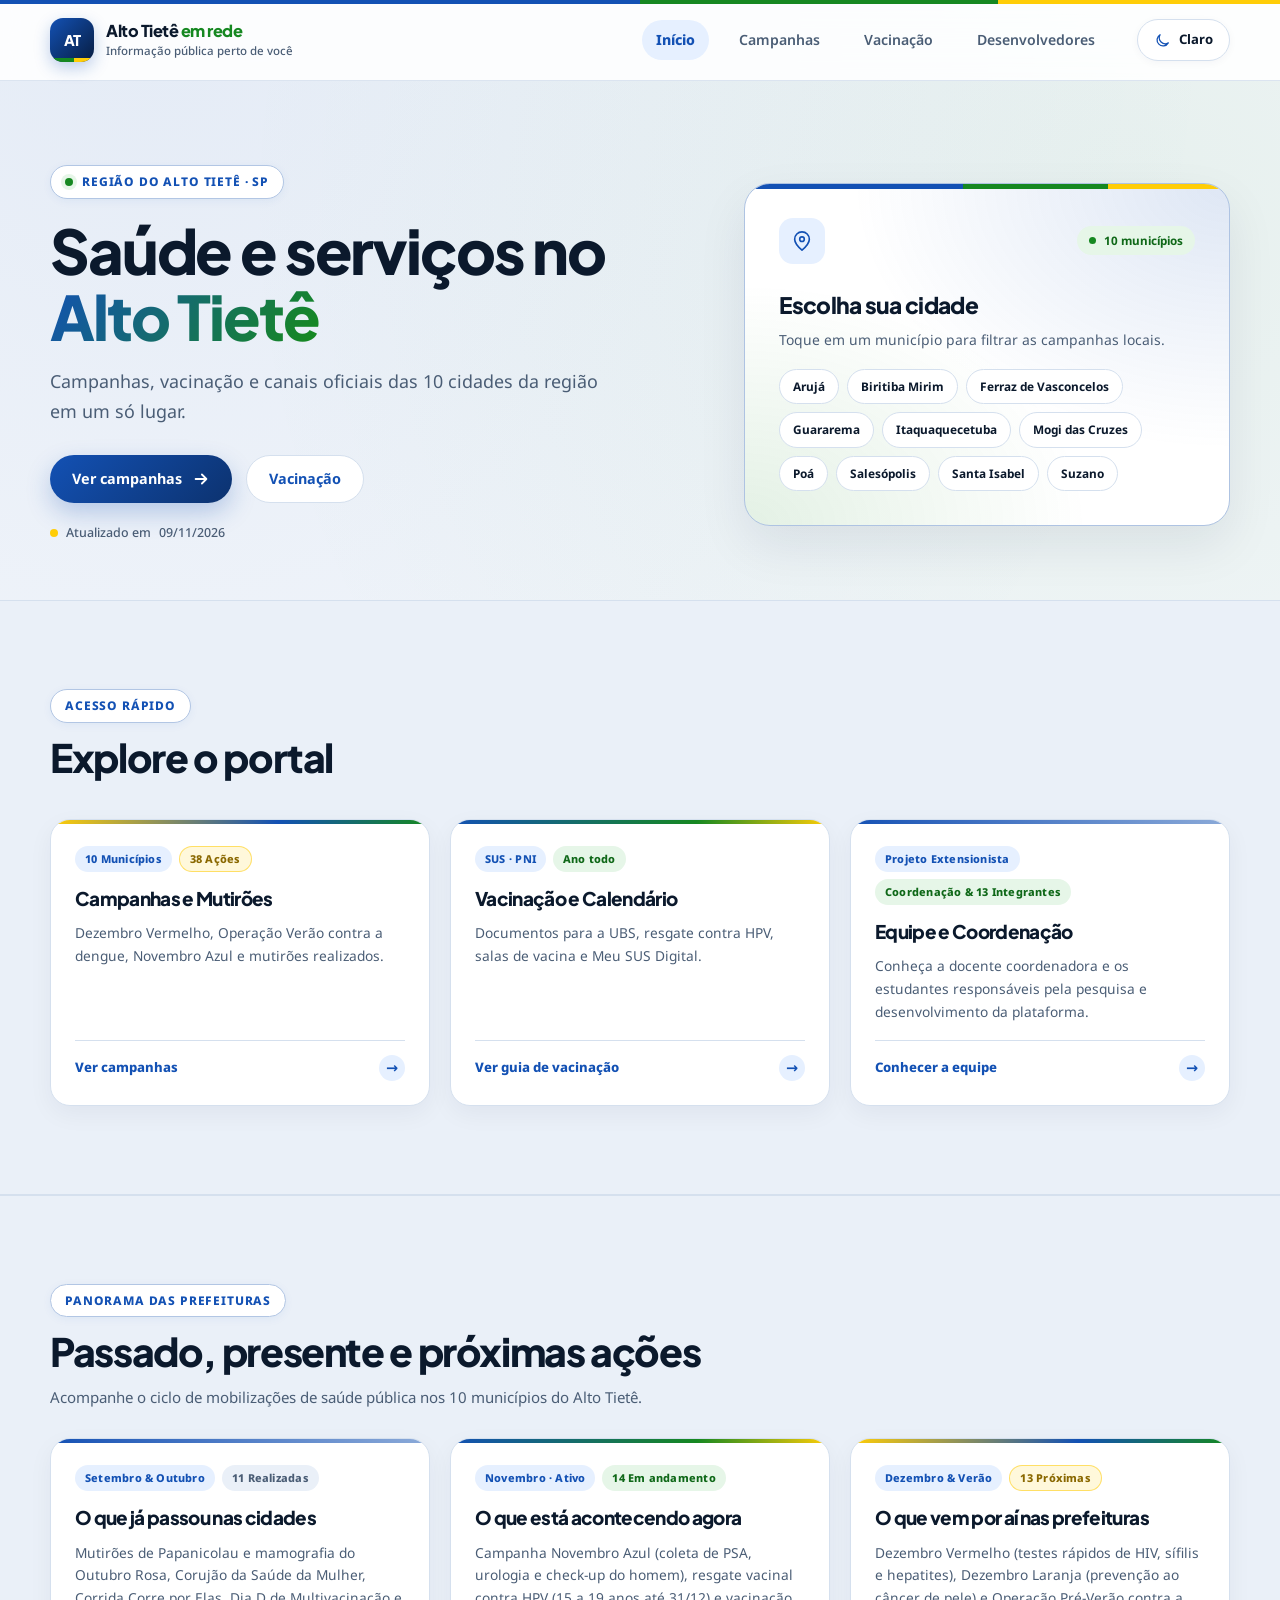
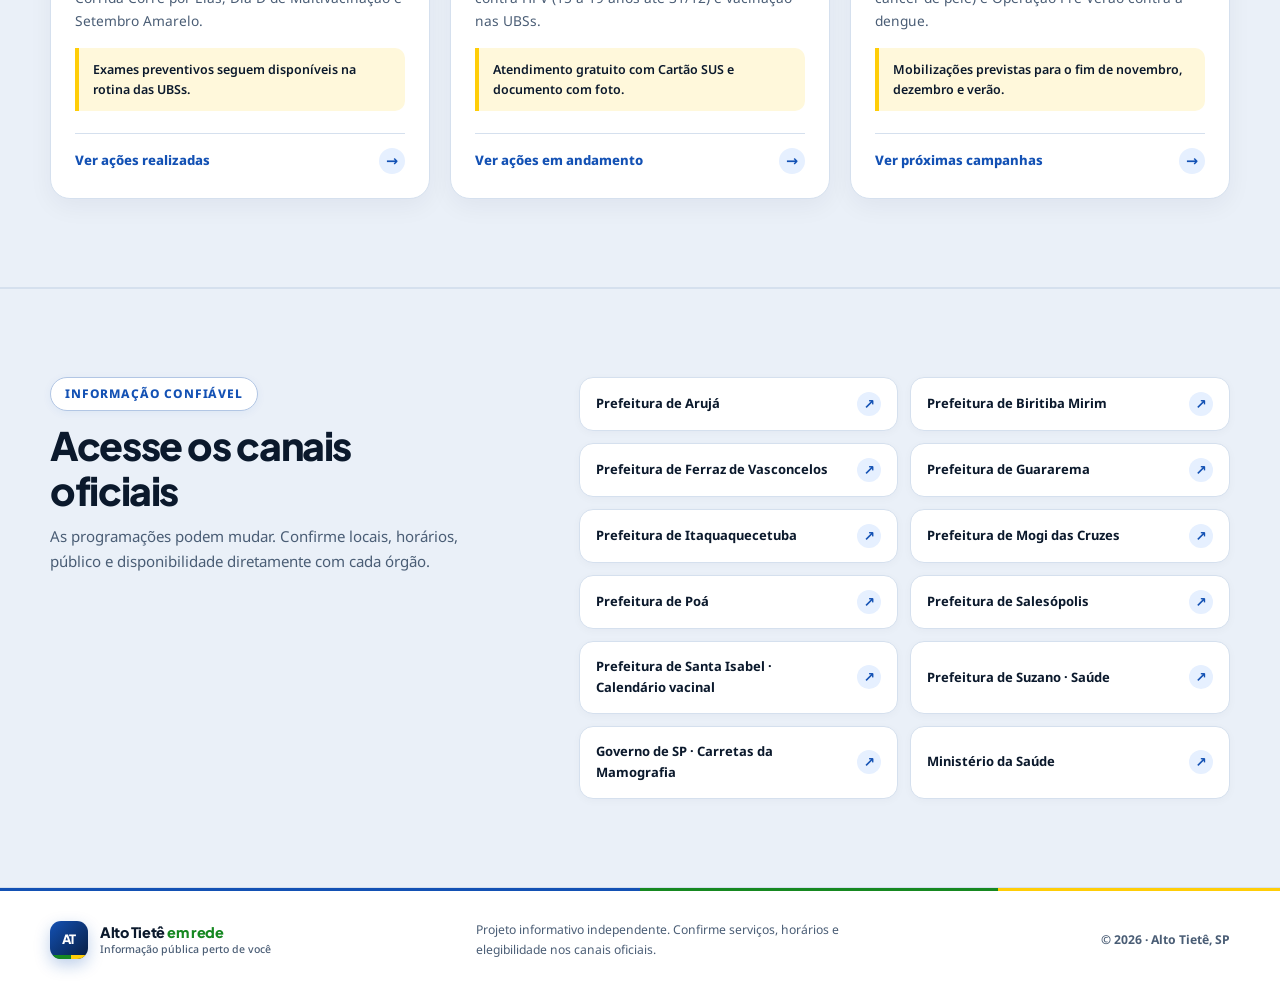
<file: index.html>
<!DOCTYPE html>
<html lang="pt-BR">
<head>
    <meta charset="UTF-8">
    <meta name="viewport" content="width=device-width, initial-scale=1.0">
    <meta name="theme-color" content="#0c326f">
    <meta name="description" content="Acompanhe campanhas de saúde, vacinação e serviços públicos no Alto Tietê com links para fontes oficiais.">
    <meta property="og:type" content="website">
    <meta property="og:locale" content="pt_BR">
    <meta property="og:site_name" content="Alto Tietê em Rede">
    <meta property="og:title" content="Alto Tietê em Rede | Campanhas, Vacinação e Serviços Públicos">
    <meta property="og:description" content="Acompanhe campanhas de saúde, vacinação e serviços públicos nos 10 municípios do Alto Tietê com links para fontes oficiais.">
    <meta name="twitter:card" content="summary">
    <title>Alto Tietê em Rede | Início</title>
    <link rel="icon" type="image/svg+xml" href="favicon.svg">
    <link rel="preconnect" href="https://fonts.googleapis.com">
    <link rel="preconnect" href="https://fonts.gstatic.com" crossorigin>
    <link href="https://fonts.googleapis.com/css2?family=Noto+Sans:wght@400;500;600;700&family=Plus+Jakarta+Sans:wght@600;700;800&display=swap" rel="stylesheet">
    <link rel="stylesheet" href="styles.css">
    <script src="script.js" defer></script>
</head>
<body>
    <a class="skip-link" href="#conteudo">Pular para o conteúdo</a>
    <header class="site-header">
        <div class="header-inner page-width">
            <a class="brand" href="index.html" aria-label="Alto Tietê em Rede, página inicial">
                <span class="brand-mark" aria-hidden="true">AT</span>
                <span class="brand-copy">
                    <strong>Alto Tietê <span>em rede</span></strong>
                    <small>Informação pública perto de você</small>
                </span>
            </a>

            <nav class="main-nav" aria-label="Navegação principal">
                <a href="index.html" class="is-current" aria-current="page">Início</a>
                <a href="campanhas.html">Campanhas</a>
                <a href="vacinacao.html">Vacinação</a>
                <a href="desenvolvedores.html">Desenvolvedores</a>
            </nav>

            <button class="theme-toggle" id="theme-toggle" type="button" aria-label="Ativar tema escuro">
                <svg class="theme-icon theme-icon--moon" viewBox="0 0 24 24" aria-hidden="true">
                    <path d="M20.2 15.4A8.5 8.5 0 0 1 8.6 3.8 8.5 8.5 0 1 0 20.2 15.4Z"></path>
                </svg>
                <svg class="theme-icon theme-icon--sun" viewBox="0 0 24 24" aria-hidden="true">
                    <circle cx="12" cy="12" r="4"></circle>
                    <path d="M12 2v2m0 16v2M4.93 4.93l1.42 1.42m11.3 11.3 1.42 1.42M2 12h2m16 0h2M4.93 19.07l1.42-1.42m11.3-11.3 1.42-1.42"></path>
                </svg>
                <span class="theme-toggle__label">Tema</span>
            </button>
        </div>
    </header>

    <main id="conteudo">
        <section class="hero page-width" aria-labelledby="hero-title">
            <div class="hero-copy">
                <p class="eyebrow"><span class="status-dot"></span> Região do Alto Tietê · SP</p>
                <h1 id="hero-title">Saúde e serviços no <span>Alto Tietê</span></h1>
                <p class="hero-description">Campanhas, vacinação e canais oficiais das 10 cidades da região em um só lugar.</p>
                <div class="hero-actions">
                    <a class="button button--primary" href="campanhas.html">
                        Ver campanhas
                        <svg viewBox="0 0 20 20" aria-hidden="true"><path d="M4 10h12m-5-5 5 5-5 5"></path></svg>
                    </a>
                    <a class="button button--secondary" href="vacinacao.html">
                        Vacinação
                    </a>
                </div>
                <p class="source-date">Atualizado em <time datetime="2026-11-09">09/11/2026</time></p>
            </div>

            <aside class="hero-panel" aria-label="Resumo regional">
                <div class="hero-panel__top">
                    <span class="panel-icon" aria-hidden="true">
                        <svg viewBox="0 0 24 24"><path d="M20 10c0 5-8 12-8 12S4 15 4 10a8 8 0 1 1 16 0Z"></path><circle cx="12" cy="10" r="2.5"></circle></svg>
                    </span>
                    <span class="live-label"><span class="status-dot"></span> 10 municípios</span>
                </div>
                <p class="hero-panel__title">Escolha sua cidade</p>
                <p class="hero-panel__text">Toque em um município para filtrar as campanhas locais.</p>
                <div class="region-tags" role="group" aria-label="Acessar campanhas por município do Alto Tietê">
                    <button type="button" class="region-tag" data-city="aruja">Arujá</button>
                    <button type="button" class="region-tag" data-city="biritiba">Biritiba Mirim</button>
                    <button type="button" class="region-tag" data-city="ferraz">Ferraz de Vasconcelos</button>
                    <button type="button" class="region-tag" data-city="guararema">Guararema</button>
                    <button type="button" class="region-tag" data-city="itaqua">Itaquaquecetuba</button>
                    <button type="button" class="region-tag" data-city="mogi">Mogi das Cruzes</button>
                    <button type="button" class="region-tag" data-city="poa">Poá</button>
                    <button type="button" class="region-tag" data-city="salesopolis">Salesópolis</button>
                    <button type="button" class="region-tag" data-city="santa-isabel">Santa Isabel</button>
                    <button type="button" class="region-tag" data-city="suzano">Suzano</button>
                </div>
            </aside>
        </section>

        <section class="campaigns-section" aria-labelledby="shortcuts-title">
            <div class="page-width">
                <header class="section-heading">
                    <div>
                        <p class="eyebrow">Acesso rápido</p>
                        <h2 id="shortcuts-title">Explore o portal</h2>
                    </div>
                </header>

                <div class="campaign-grid">
                    <article class="campaign-card" data-status="proxima">
                        <div class="card-meta">
                            <span class="card-city">10 Municípios</span>
                            <span class="card-status card-status--proxima">38 Ações</span>
                        </div>
                        <h3>Campanhas e Mutirões</h3>
                        <p class="campaign-card__summary">Dezembro Vermelho, Operação Verão contra a dengue, Novembro Azul e mutirões realizados.</p>
                        <a class="campaign-card__link" href="campanhas.html">
                            Ver campanhas
                            <span aria-hidden="true">→</span>
                        </a>
                    </article>

                    <article class="campaign-card" data-status="vigente">
                        <div class="card-meta">
                            <span class="card-city">SUS · PNI</span>
                            <span class="card-status card-status--vigente">Ano todo</span>
                        </div>
                        <h3>Vacinação e Calendário</h3>
                        <p class="campaign-card__summary">Documentos para a UBS, resgate contra HPV, salas de vacina e Meu SUS Digital.</p>
                        <a class="campaign-card__link" href="vacinacao.html">
                            Ver guia de vacinação
                            <span aria-hidden="true">→</span>
                        </a>
                    </article>

                    <article class="campaign-card" data-status="recente">
                        <div class="card-meta">
                            <span class="card-city">Projeto Extensionista</span>
                            <span class="card-category card-category--active">Coordenação & 13 Integrantes</span>
                        </div>
                        <h3>Equipe e Coordenação</h3>
                        <p class="campaign-card__summary">Conheça a docente coordenadora e os estudantes responsáveis pela pesquisa e desenvolvimento da plataforma.</p>
                        <a class="campaign-card__link" href="desenvolvedores.html">
                            Conhecer a equipe
                            <span aria-hidden="true">→</span>
                        </a>
                    </article>
                </div>
            </div>
        </section>

        <section class="campaigns-section" aria-labelledby="timeline-title">
            <div class="page-width">
                <header class="section-heading">
                    <div>
                        <p class="eyebrow">Panorama das Prefeituras</p>
                        <h2 id="timeline-title">Passado, presente e próximas ações</h2>
                        <p class="section-description">Acompanhe o ciclo de mobilizações de saúde pública nos 10 municípios do Alto Tietê.</p>
                    </div>
                </header>

                <div class="campaign-grid">
                    <article class="campaign-card" data-status="recente">
                        <div class="card-meta">
                            <span class="card-city">Setembro & Outubro</span>
                            <span class="card-status card-status--recente">11 Realizadas</span>
                        </div>
                        <h3>O que já passou nas cidades</h3>
                        <p class="campaign-card__summary">Mutirões de Papanicolau e mamografia do Outubro Rosa, Corujão da Saúde da Mulher, Corrida Corre por Elas, Dia D de Multivacinação e Setembro Amarelo.</p>
                        <p class="campaign-card__detail">Exames preventivos seguem disponíveis na rotina das UBSs.</p>
                        <a class="campaign-card__link" href="campanhas.html?status=recente">
                            Ver ações realizadas
                            <span aria-hidden="true">→</span>
                        </a>
                    </article>

                    <article class="campaign-card" data-status="vigente">
                        <div class="card-meta">
                            <span class="card-city">Novembro · Ativo</span>
                            <span class="card-status card-status--vigente">14 Em andamento</span>
                        </div>
                        <h3>O que está acontecendo agora</h3>
                        <p class="campaign-card__summary">Campanha Novembro Azul (coleta de PSA, urologia e check-up do homem), resgate vacinal contra HPV (15 a 19 anos até 31/12) e vacinação nas UBSs.</p>
                        <p class="campaign-card__detail">Atendimento gratuito com Cartão SUS e documento com foto.</p>
                        <a class="campaign-card__link" href="campanhas.html?status=vigente">
                            Ver ações em andamento
                            <span aria-hidden="true">→</span>
                        </a>
                    </article>

                    <article class="campaign-card" data-status="proxima">
                        <div class="card-meta">
                            <span class="card-city">Dezembro & Verão</span>
                            <span class="card-status card-status--proxima">13 Próximas</span>
                        </div>
                        <h3>O que vem por aí nas prefeituras</h3>
                        <p class="campaign-card__summary">Dezembro Vermelho (testes rápidos de HIV, sífilis e hepatites), Dezembro Laranja (prevenção ao câncer de pele) e Operação Pré-Verão contra a dengue.</p>
                        <p class="campaign-card__detail">Mobilizações previstas para o fim de novembro, dezembro e verão.</p>
                        <a class="campaign-card__link" href="campanhas.html?status=proxima">
                            Ver próximas campanhas
                            <span aria-hidden="true">→</span>
                        </a>
                    </article>
                </div>
            </div>
        </section>

        <section class="sources-section" id="fontes" aria-labelledby="sources-title">
            <div class="page-width sources-inner">
                <div>
                    <p class="eyebrow">Informação confiável</p>
                    <h2 id="sources-title">Acesse os canais oficiais</h2>
                    <p class="section-description">As programações podem mudar. Confirme locais, horários, público e disponibilidade diretamente com cada órgão.</p>
                </div>
                <div class="source-links">
                    <a href="https://www.prefeituradearuja.sp.gov.br/" target="_blank" rel="noopener noreferrer">Prefeitura de Arujá <span aria-hidden="true">↗</span></a>
                    <a href="https://www.biritibamirim.sp.gov.br/site/news.php" target="_blank" rel="noopener noreferrer">Prefeitura de Biritiba Mirim <span aria-hidden="true">↗</span></a>
                    <a href="https://ferrazdevasconcelos.sp.gov.br/web/categoria/saude/" target="_blank" rel="noopener noreferrer">Prefeitura de Ferraz de Vasconcelos <span aria-hidden="true">↗</span></a>
                    <a href="https://guararema.sp.gov.br/noticias/saude" target="_blank" rel="noopener noreferrer">Prefeitura de Guararema <span aria-hidden="true">↗</span></a>
                    <a href="https://www.itaquaquecetuba.sp.gov.br/" target="_blank" rel="noopener noreferrer">Prefeitura de Itaquaquecetuba <span aria-hidden="true">↗</span></a>
                    <a href="https://www.mogidascruzes.sp.gov.br/" target="_blank" rel="noopener noreferrer">Prefeitura de Mogi das Cruzes <span aria-hidden="true">↗</span></a>
                    <a href="https://poa.sp.gov.br/" target="_blank" rel="noopener noreferrer">Prefeitura de Poá <span aria-hidden="true">↗</span></a>
                    <a href="https://www.salesopolis.sp.gov.br/" target="_blank" rel="noopener noreferrer">Prefeitura de Salesópolis <span aria-hidden="true">↗</span></a>
                    <a href="https://santaisabel.sp.gov.br/secretarias/secretaria-da-saude/calendario-vacinal-" target="_blank" rel="noopener noreferrer">Prefeitura de Santa Isabel · Calendário vacinal <span aria-hidden="true">↗</span></a>
                    <a href="https://suzano.sp.gov.br/saude/programacao-outubro-rosa/" target="_blank" rel="noopener noreferrer">Prefeitura de Suzano · Saúde <span aria-hidden="true">↗</span></a>
                    <a href="https://www.poupatempo.sp.gov.br/carta/B7ED6C20-6D1B-481B-8693-35AD62D16E42" target="_blank" rel="noopener noreferrer">Governo de SP · Carretas da Mamografia <span aria-hidden="true">↗</span></a>
                    <a href="https://www.gov.br/saude/pt-br" target="_blank" rel="noopener noreferrer">Ministério da Saúde <span aria-hidden="true">↗</span></a>
                </div>
            </div>
        </section>
    </main>

    <footer class="site-footer">
        <div class="page-width footer-inner">
            <a class="brand brand--footer" href="index.html" aria-label="Alto Tietê em Rede, início">
                <span class="brand-mark" aria-hidden="true">AT</span>
                <span class="brand-copy">
                    <strong>Alto Tietê <span>em rede</span></strong>
                    <small>Informação pública perto de você</small>
                </span>
            </a>
            <p>Projeto informativo independente. Confirme serviços, horários e elegibilidade nos canais oficiais.</p>
            <span class="footer-year">© 2026 · Alto Tietê, SP</span>
        </div>
    </footer>
</body>
</html>
</file>
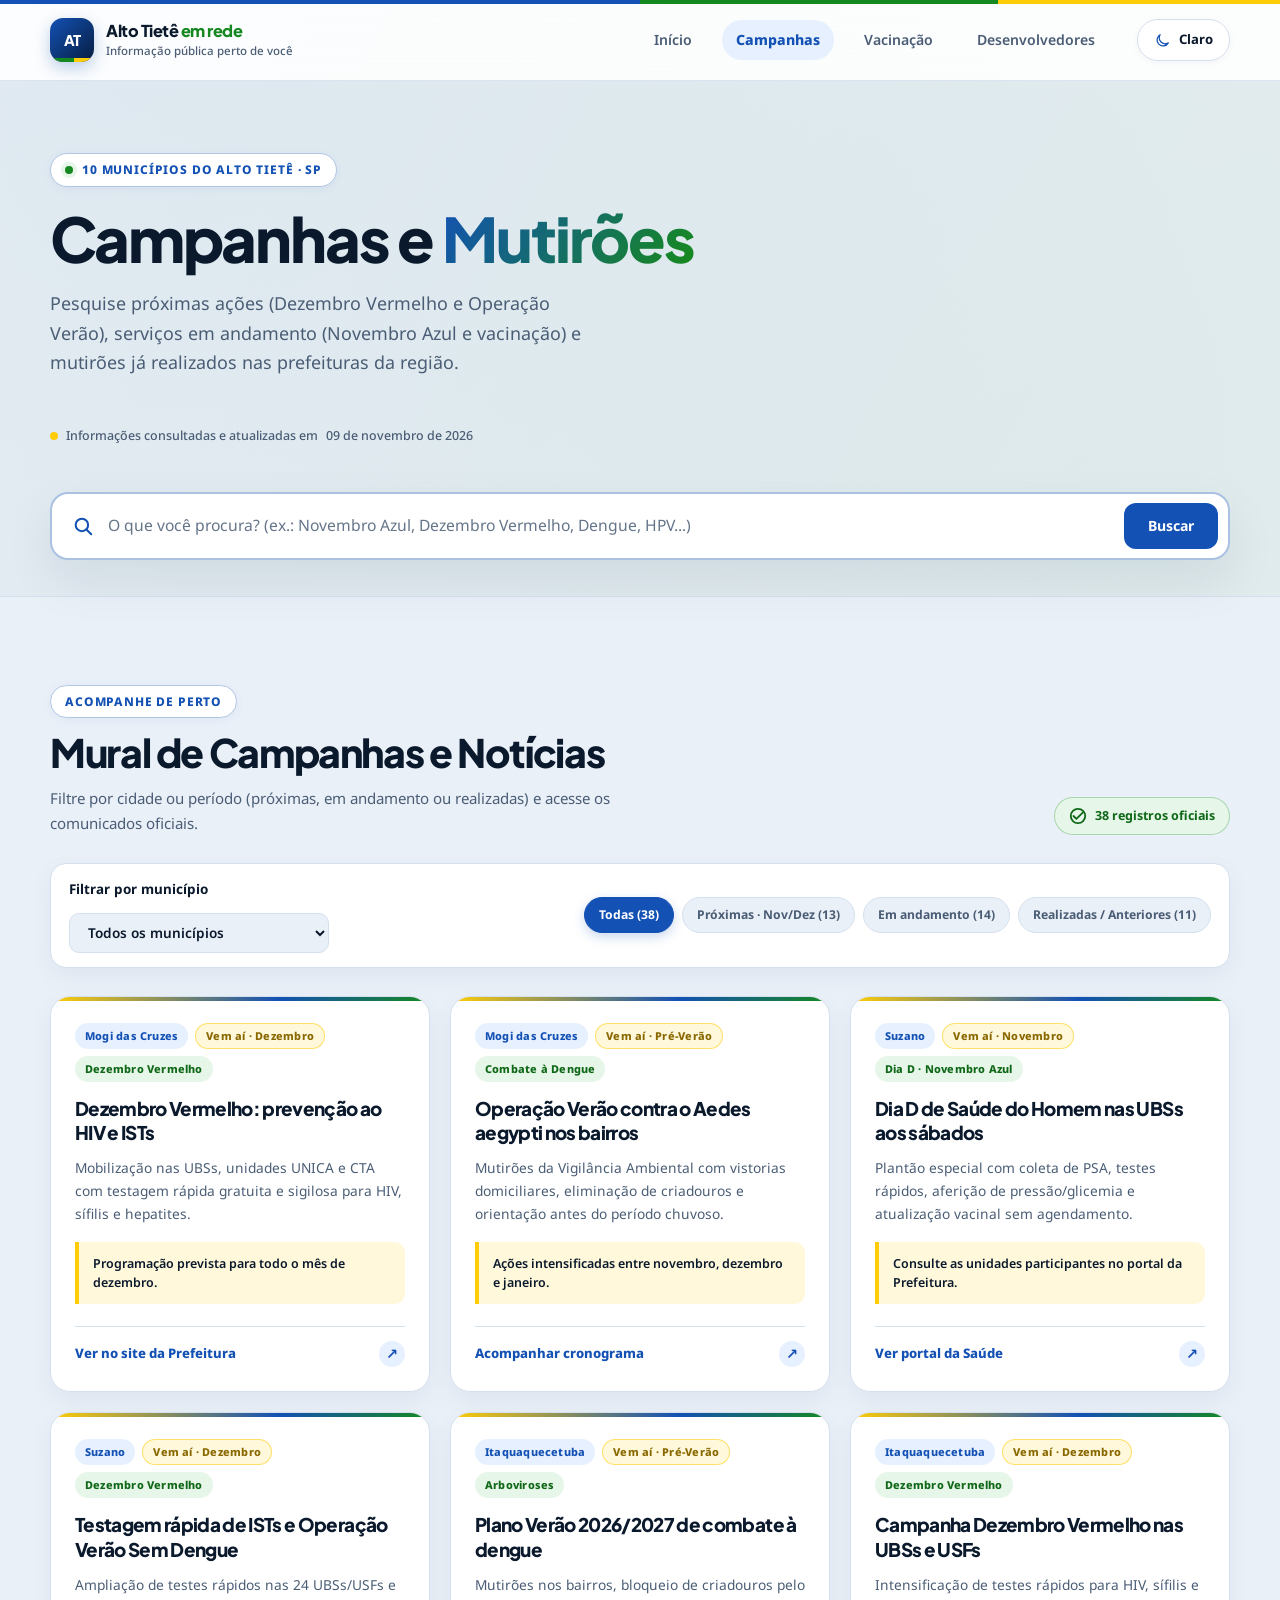
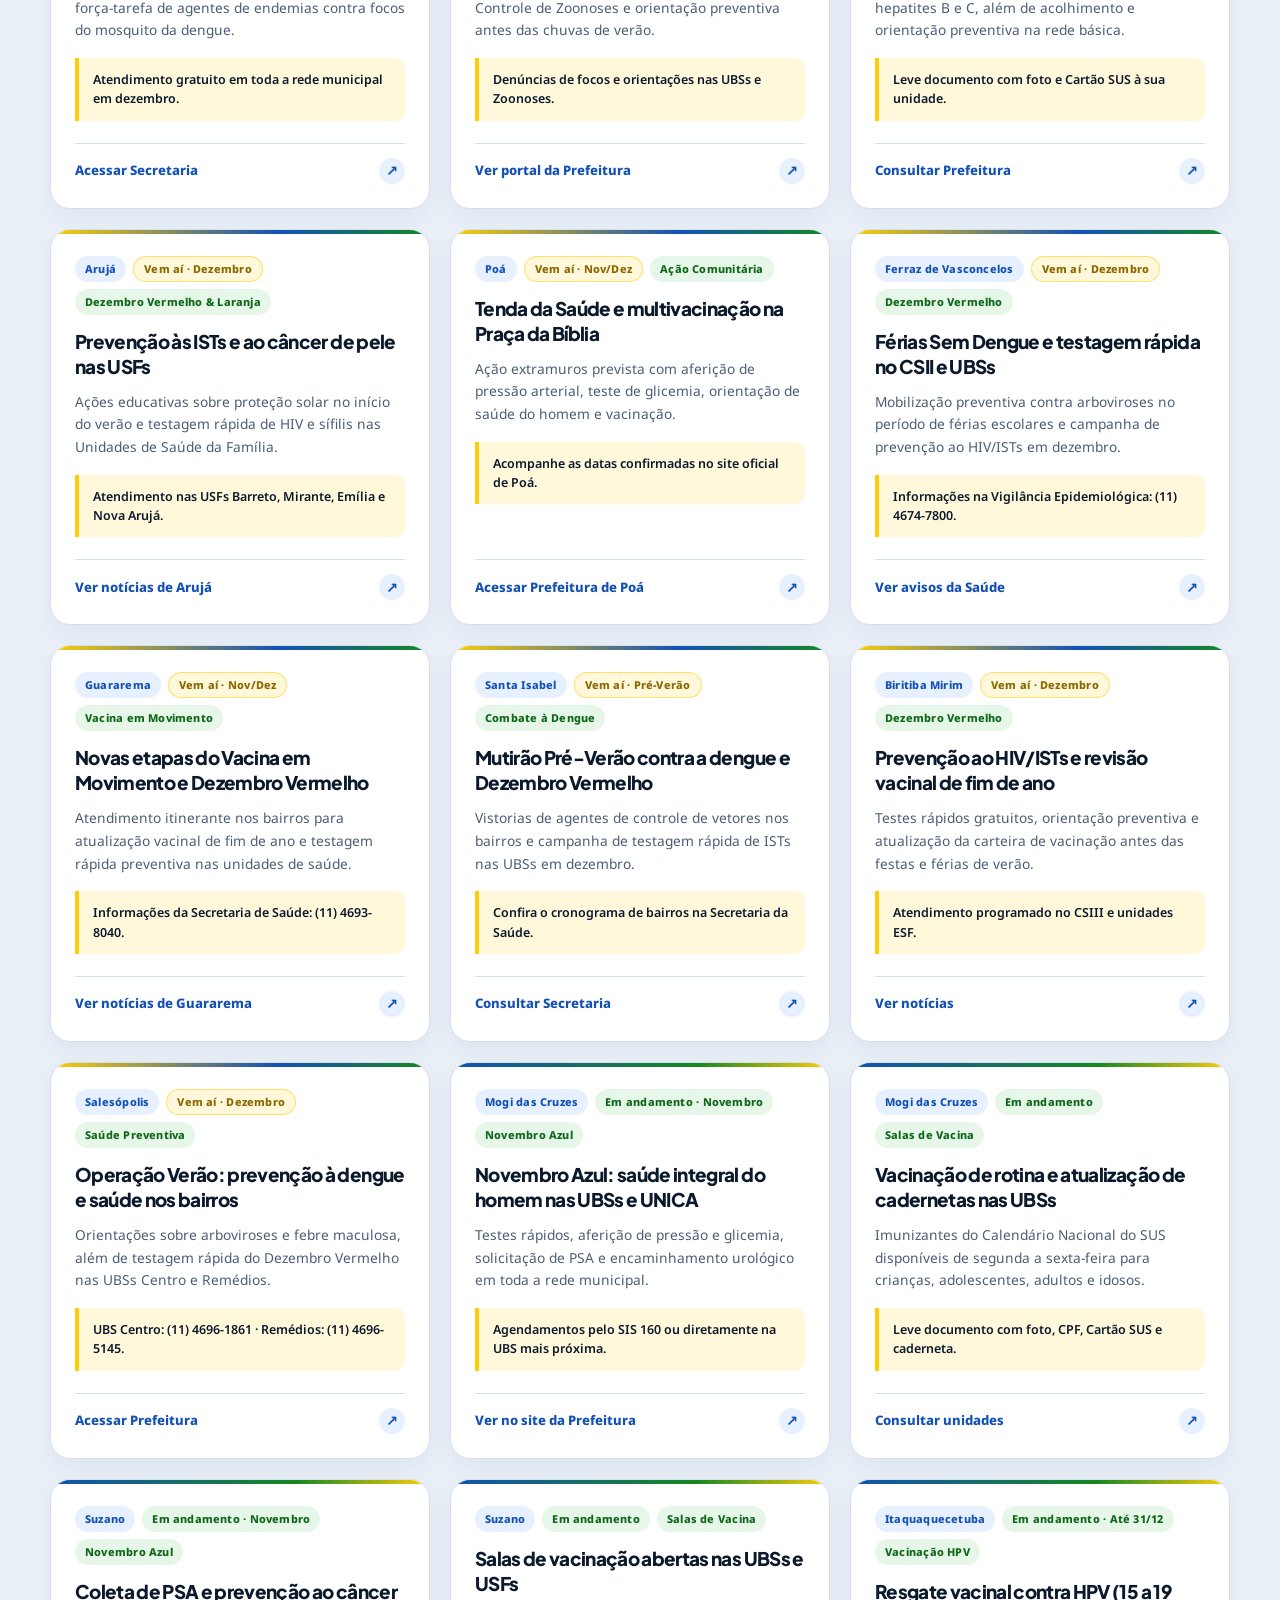
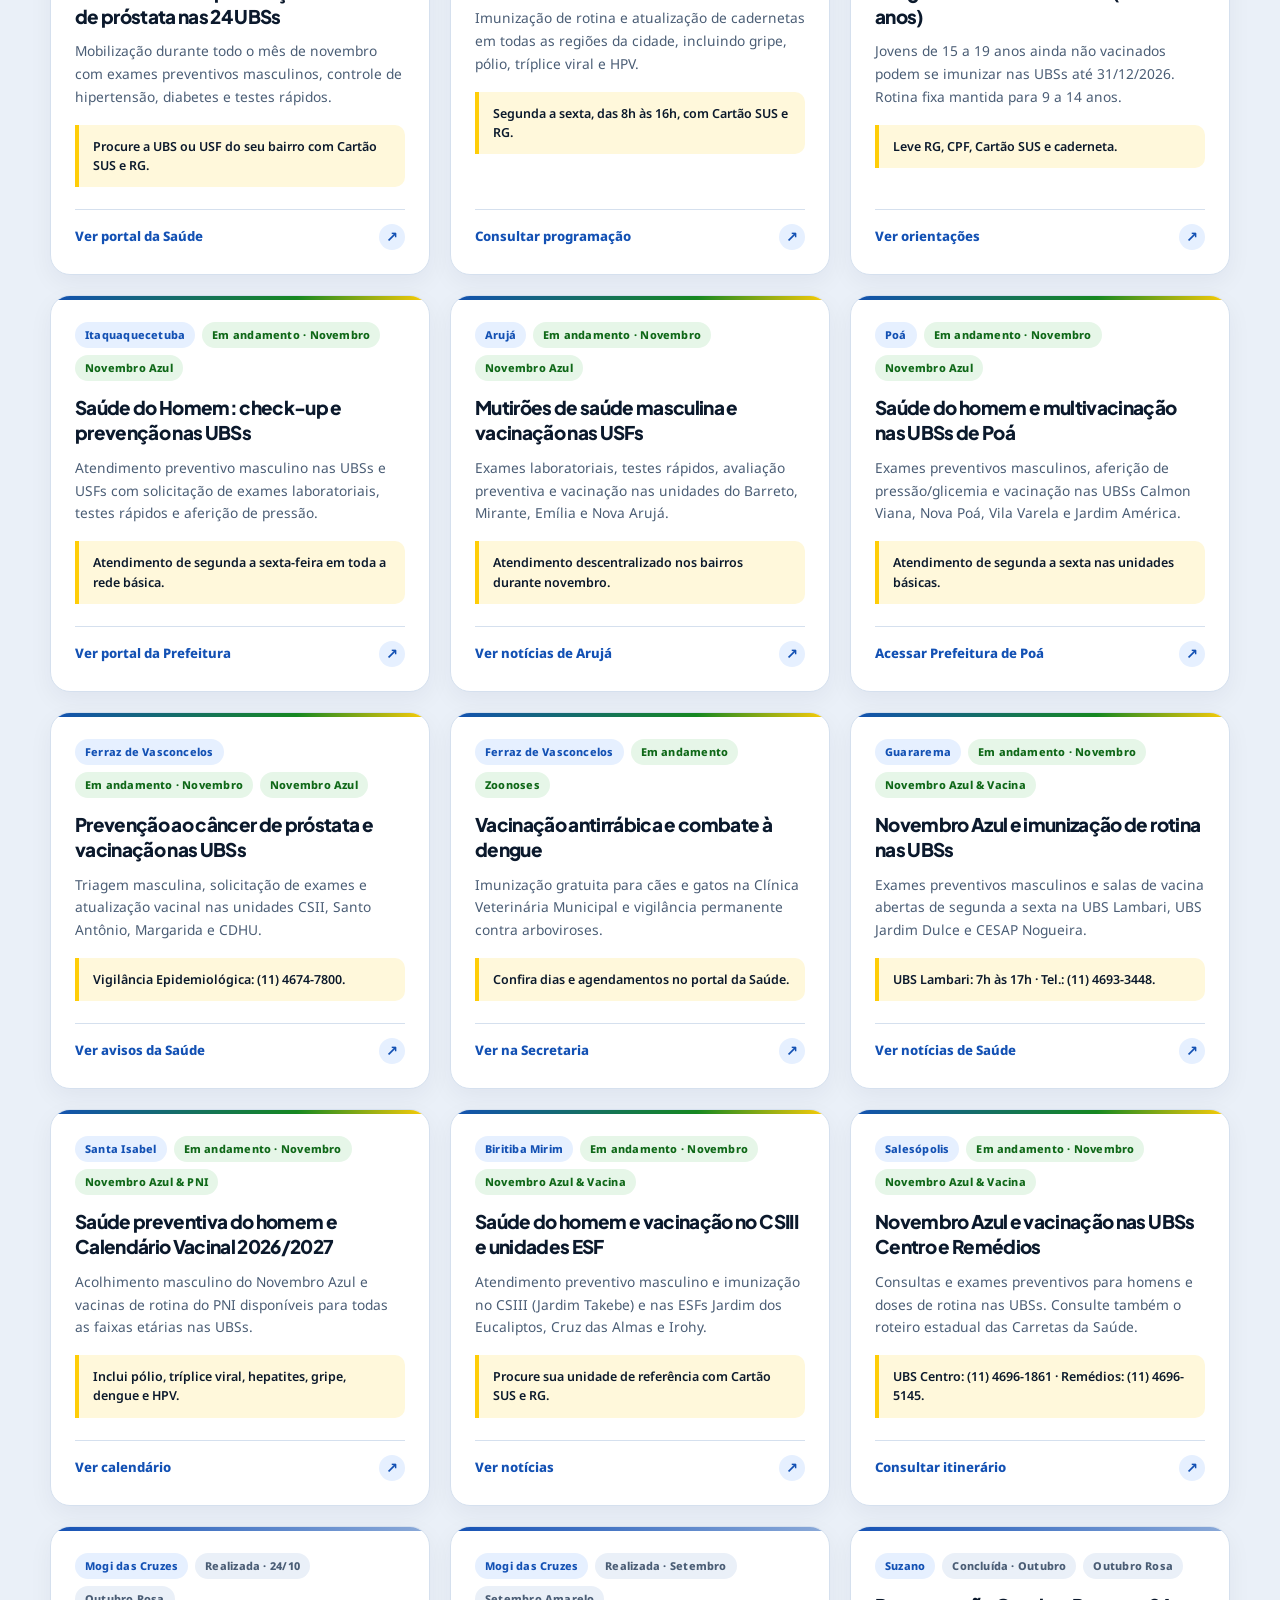
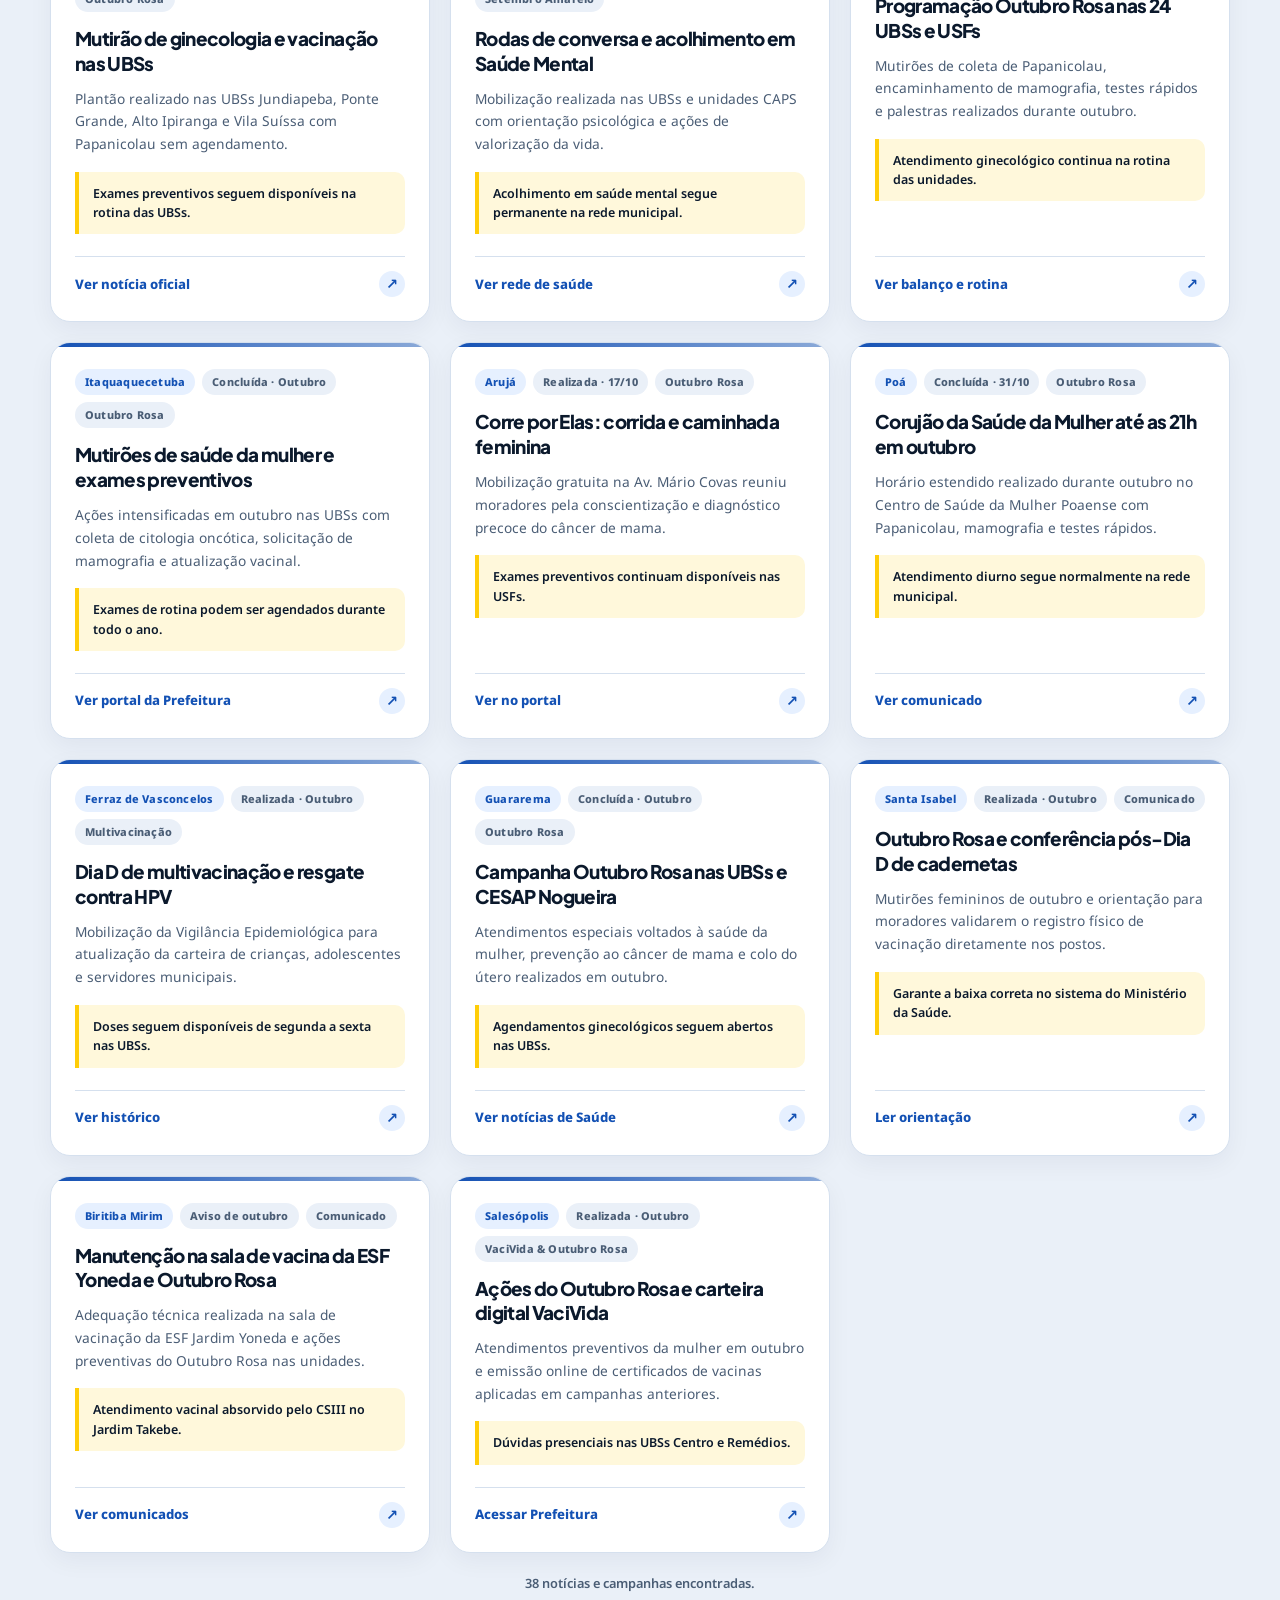
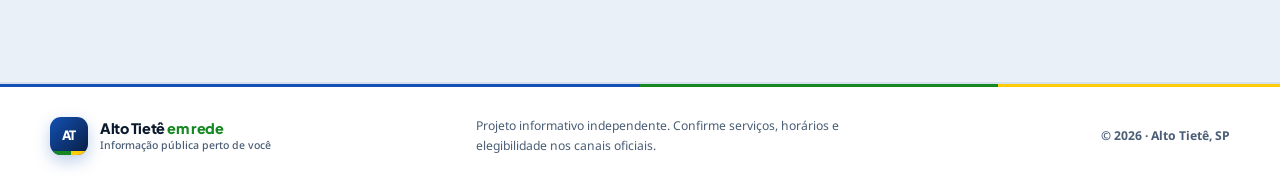
<file: campanhas.html>
<!DOCTYPE html>
<html lang="pt-BR">
<head>
    <meta charset="UTF-8">
    <meta name="viewport" content="width=device-width, initial-scale=1.0">
    <meta name="theme-color" content="#0c326f">
    <meta name="description" content="Consulte campanhas de saúde, mutirões, Novembro Azul, Outubro Rosa e serviços públicos nos 10 municípios do Alto Tietê.">
    <meta property="og:type" content="website">
    <meta property="og:locale" content="pt_BR">
    <meta property="og:site_name" content="Alto Tietê em Rede">
    <meta property="og:title" content="Campanhas e Mutirões | Alto Tietê em Rede">
    <meta property="og:description" content="Consulte campanhas de saúde, mutirões, Novembro Azul, Outubro Rosa e serviços públicos nos 10 municípios do Alto Tietê.">
    <meta name="twitter:card" content="summary">
    <title>Campanhas | Alto Tietê em Rede</title>
    <link rel="icon" type="image/svg+xml" href="favicon.svg">
    <link rel="preconnect" href="https://fonts.googleapis.com">
    <link rel="preconnect" href="https://fonts.gstatic.com" crossorigin>
    <link href="https://fonts.googleapis.com/css2?family=Noto+Sans:wght@400;500;600;700&family=Plus+Jakarta+Sans:wght@600;700;800&display=swap" rel="stylesheet">
    <link rel="stylesheet" href="styles.css">
    <script src="script.js" defer></script>
</head>
<body>
    <a class="skip-link" href="#conteudo">Pular para o conteúdo</a>
    <header class="site-header">
        <div class="header-inner page-width">
            <a class="brand" href="index.html" aria-label="Alto Tietê em Rede, página inicial">
                <span class="brand-mark" aria-hidden="true">AT</span>
                <span class="brand-copy">
                    <strong>Alto Tietê <span>em rede</span></strong>
                    <small>Informação pública perto de você</small>
                </span>
            </a>

            <nav class="main-nav" aria-label="Navegação principal">
                <a href="index.html">Início</a>
                <a href="campanhas.html" class="is-current" aria-current="page">Campanhas</a>
                <a href="vacinacao.html">Vacinação</a>
                <a href="desenvolvedores.html">Desenvolvedores</a>
            </nav>

            <button class="theme-toggle" id="theme-toggle" type="button" aria-label="Ativar tema escuro">
                <svg class="theme-icon theme-icon--moon" viewBox="0 0 24 24" aria-hidden="true">
                    <path d="M20.2 15.4A8.5 8.5 0 0 1 8.6 3.8 8.5 8.5 0 1 0 20.2 15.4Z"></path>
                </svg>
                <svg class="theme-icon theme-icon--sun" viewBox="0 0 24 24" aria-hidden="true">
                    <circle cx="12" cy="12" r="4"></circle>
                    <path d="M12 2v2m0 16v2M4.93 4.93l1.42 1.42m11.3 11.3 1.42 1.42M2 12h2m16 0h2M4.93 19.07l1.42-1.42m11.3-11.3 1.42-1.42"></path>
                </svg>
                <span class="theme-toggle__label">Tema</span>
            </button>
        </div>
    </header>

    <main id="conteudo">
        <section class="dev-hero page-width" aria-labelledby="campaigns-page-title">
            <div class="dev-hero__inner">
                <p class="eyebrow"><span class="status-dot"></span> 10 Municípios do Alto Tietê · SP</p>
                <h1 id="campaigns-page-title">Campanhas e <span>Mutirões</span></h1>
                <p class="hero-description">
                    Pesquise próximas ações (Dezembro Vermelho e Operação Verão), serviços em andamento (Novembro Azul e vacinação) e mutirões já realizados nas prefeituras da região.
                </p>
                <p class="source-date">Informações consultadas e atualizadas em <time datetime="2026-11-09">09 de novembro de 2026</time></p>
            </div>
        </section>

        <section class="search-section page-width" aria-label="Buscar campanhas e serviços">
            <form class="search-form" id="campaign-search-form" role="search">
                <label class="sr-only" for="campaign-search">O que você procura?</label>
                <span class="search-form__icon" aria-hidden="true">
                    <svg viewBox="0 0 24 24">
                        <circle cx="10.8" cy="10.8" r="6.8"></circle>
                        <path d="m16 16 5 5"></path>
                    </svg>
                </span>
                <input id="campaign-search" name="q" type="search" placeholder="O que você procura? (ex.: Novembro Azul, Dezembro Vermelho, Dengue, HPV...)" autocomplete="off">
                <button type="submit">Buscar</button>
            </form>
        </section>

        <section class="campaigns-section" id="campanhas" aria-labelledby="campaigns-title">
            <div class="page-width">
                <header class="section-heading">
                    <div>
                        <p class="eyebrow">Acompanhe de perto</p>
                        <h2 id="campaigns-title">Mural de Campanhas e Notícias</h2>
                        <p class="section-description">Filtre por cidade ou período (próximas, em andamento ou realizadas) e acesse os comunicados oficiais.</p>
                    </div>
                    <span class="verified-note">
                        <svg viewBox="0 0 20 20" aria-hidden="true"><path d="m5 10 3.2 3.2L15.5 6"></path><circle cx="10" cy="10" r="8"></circle></svg>
                        38 registros oficiais
                    </span>
                </header>

                <div class="city-filter">
                    <div class="city-filter__select-group">
                        <label for="city-filter">Filtrar por município</label>
                        <select id="city-filter" name="municipio">
                            <option value="todas">Todos os municípios</option>
                            <option value="aruja">Arujá</option>
                            <option value="biritiba">Biritiba Mirim</option>
                            <option value="ferraz">Ferraz de Vasconcelos</option>
                            <option value="guararema">Guararema</option>
                            <option value="itaqua">Itaquaquecetuba</option>
                            <option value="mogi">Mogi das Cruzes</option>
                            <option value="poa">Poá</option>
                            <option value="salesopolis">Salesópolis</option>
                            <option value="santa-isabel">Santa Isabel</option>
                            <option value="suzano">Suzano</option>
                        </select>
                    </div>

                    <div class="status-filter" role="group" aria-label="Filtrar por período da notícia">
                        <button type="button" class="status-pill is-active" data-status="todas" aria-pressed="true">Todas (38)</button>
                        <button type="button" class="status-pill" data-status="proxima" aria-pressed="false">Próximas · Nov/Dez (13)</button>
                        <button type="button" class="status-pill" data-status="vigente" aria-pressed="false">Em andamento (14)</button>
                        <button type="button" class="status-pill" data-status="recente" aria-pressed="false">Realizadas / Anteriores (11)</button>
                    </div>
                </div>

                <div class="campaign-grid" id="campaign-grid" aria-live="polite"></div>
                <p class="results-count" id="results-count" aria-live="polite"></p>
            </div>
        </section>
    </main>

    <footer class="site-footer">
        <div class="page-width footer-inner">
            <a class="brand brand--footer" href="index.html" aria-label="Alto Tietê em Rede, início">
                <span class="brand-mark" aria-hidden="true">AT</span>
                <span class="brand-copy">
                    <strong>Alto Tietê <span>em rede</span></strong>
                    <small>Informação pública perto de você</small>
                </span>
            </a>
            <p>Projeto informativo independente. Confirme serviços, horários e elegibilidade nos canais oficiais.</p>
            <span class="footer-year">© 2026 · Alto Tietê, SP</span>
        </div>
    </footer>
</body>
</html>
</file>
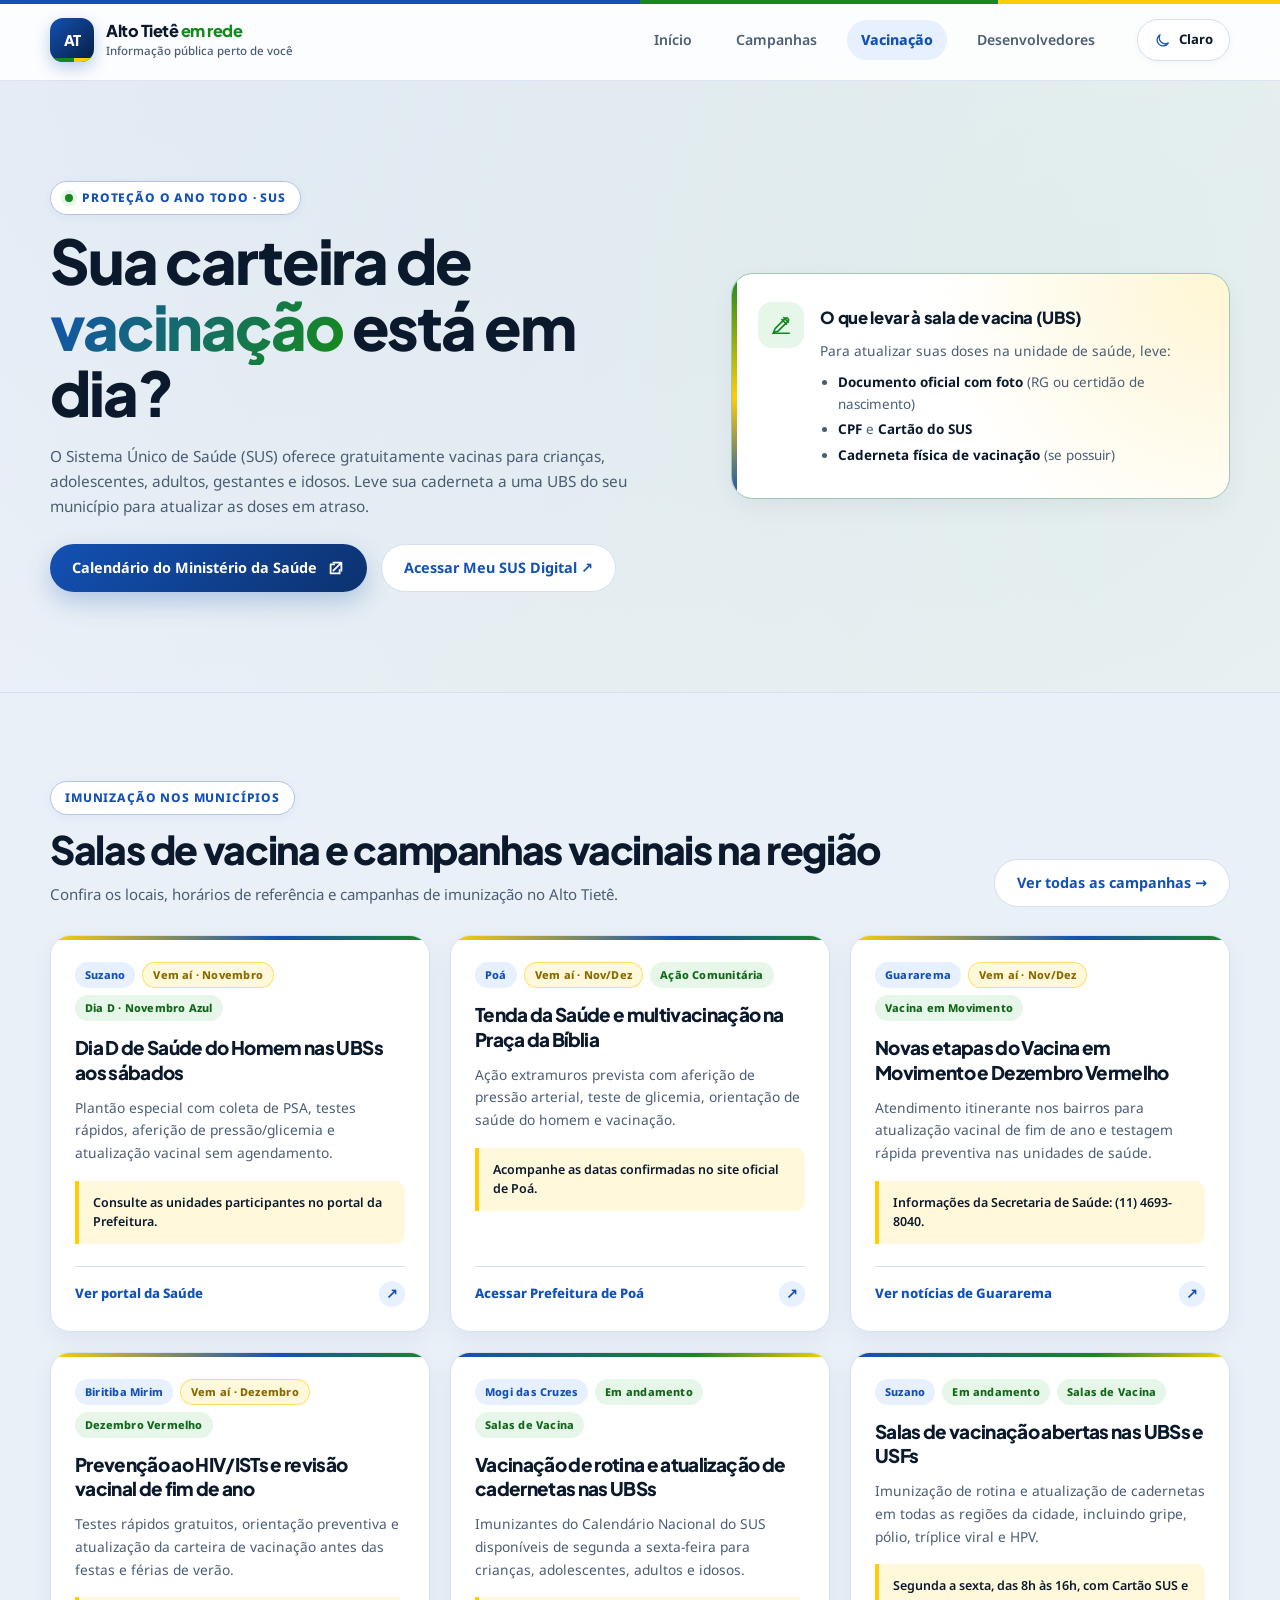
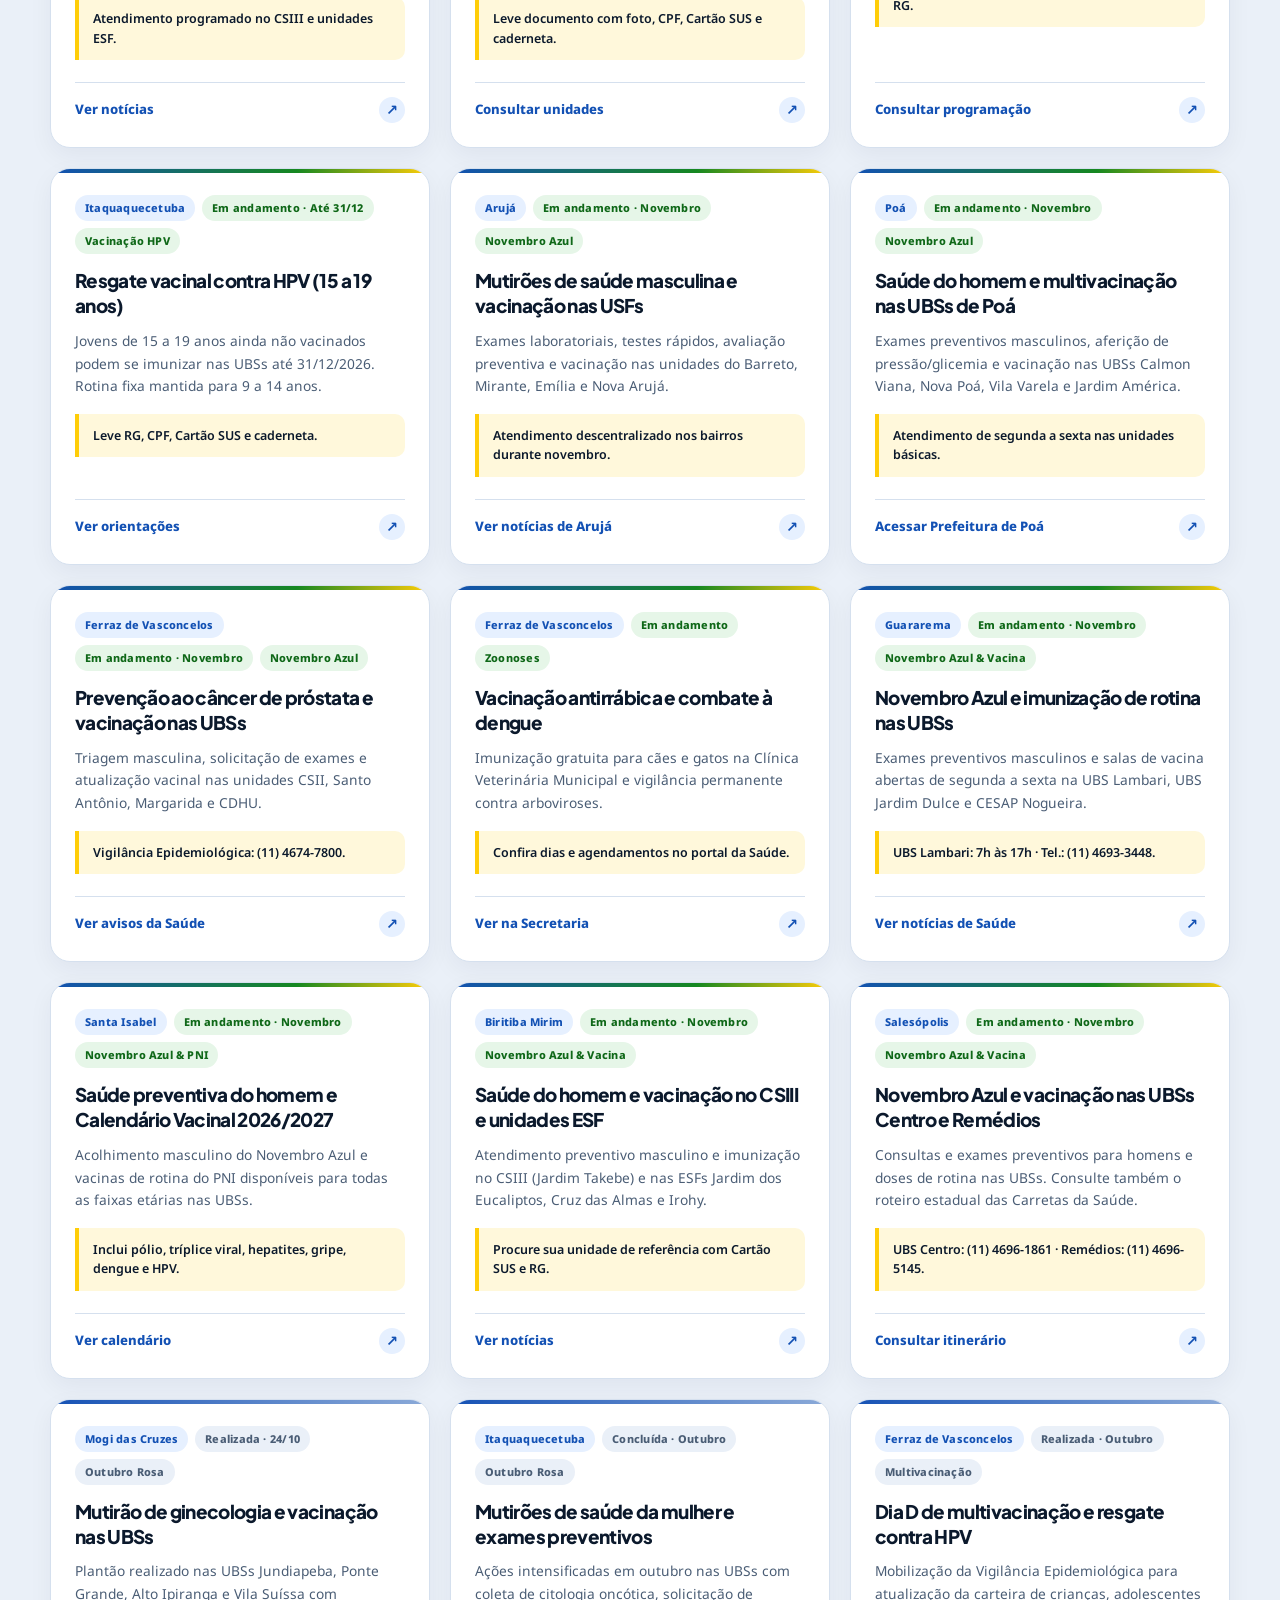
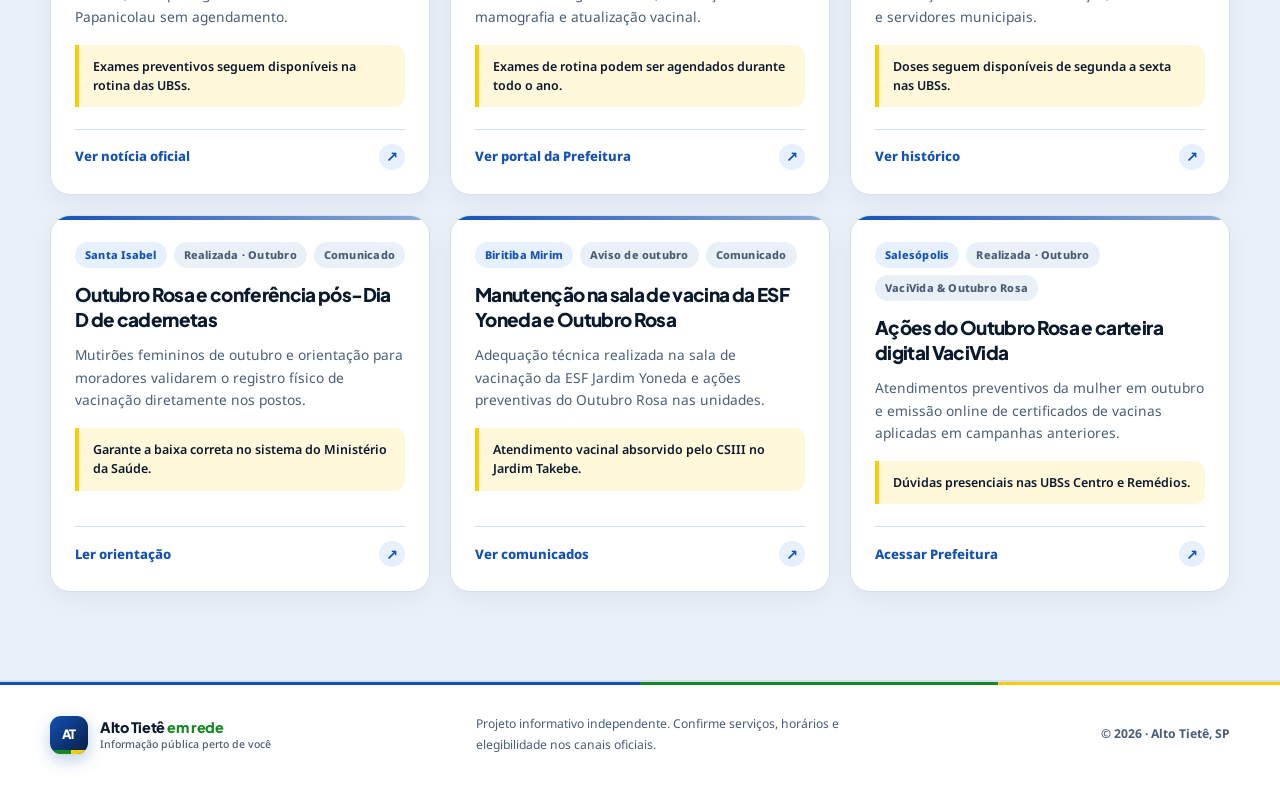
<file: vacinacao.html>
<!DOCTYPE html>
<html lang="pt-BR">
<head>
    <meta charset="UTF-8">
    <meta name="viewport" content="width=device-width, initial-scale=1.0">
    <meta name="theme-color" content="#0c326f">
    <meta name="description" content="Guia de vacinação no Alto Tietê: calendário nacional do SUS, documentos necessários, resgate vacinal contra HPV e salas de vacina nos municípios.">
    <meta property="og:type" content="website">
    <meta property="og:locale" content="pt_BR">
    <meta property="og:site_name" content="Alto Tietê em Rede">
    <meta property="og:title" content="Guia de Vacinação e SUS | Alto Tietê em Rede">
    <meta property="og:description" content="Calendário nacional do SUS, documentos necessários, resgate vacinal contra HPV e salas de vacina nos 10 municípios do Alto Tietê.">
    <meta name="twitter:card" content="summary">
    <title>Vacinação | Alto Tietê em Rede</title>
    <link rel="icon" type="image/svg+xml" href="favicon.svg">
    <link rel="preconnect" href="https://fonts.googleapis.com">
    <link rel="preconnect" href="https://fonts.gstatic.com" crossorigin>
    <link href="https://fonts.googleapis.com/css2?family=Noto+Sans:wght@400;500;600;700&family=Plus+Jakarta+Sans:wght@600;700;800&display=swap" rel="stylesheet">
    <link rel="stylesheet" href="styles.css">
    <script src="script.js" defer></script>
</head>
<body>
    <a class="skip-link" href="#conteudo">Pular para o conteúdo</a>
    <header class="site-header">
        <div class="header-inner page-width">
            <a class="brand" href="index.html" aria-label="Alto Tietê em Rede, página inicial">
                <span class="brand-mark" aria-hidden="true">AT</span>
                <span class="brand-copy">
                    <strong>Alto Tietê <span>em rede</span></strong>
                    <small>Informação pública perto de você</small>
                </span>
            </a>

            <nav class="main-nav" aria-label="Navegação principal">
                <a href="index.html">Início</a>
                <a href="campanhas.html">Campanhas</a>
                <a href="vacinacao.html" class="is-current" aria-current="page">Vacinação</a>
                <a href="desenvolvedores.html">Desenvolvedores</a>
            </nav>

            <button class="theme-toggle" id="theme-toggle" type="button" aria-label="Ativar tema escuro">
                <svg class="theme-icon theme-icon--moon" viewBox="0 0 24 24" aria-hidden="true">
                    <path d="M20.2 15.4A8.5 8.5 0 0 1 8.6 3.8 8.5 8.5 0 1 0 20.2 15.4Z"></path>
                </svg>
                <svg class="theme-icon theme-icon--sun" viewBox="0 0 24 24" aria-hidden="true">
                    <circle cx="12" cy="12" r="4"></circle>
                    <path d="M12 2v2m0 16v2M4.93 4.93l1.42 1.42m11.3 11.3 1.42 1.42M2 12h2m16 0h2M4.93 19.07l1.42-1.42m11.3-11.3 1.42-1.42"></path>
                </svg>
                <span class="theme-toggle__label">Tema</span>
            </button>
        </div>
    </header>

    <main id="conteudo">
        <section class="vaccine-section page-width" id="vacinacao" aria-labelledby="vaccine-title">
            <div class="vaccine-copy">
                <p class="eyebrow"><span class="status-dot"></span> Proteção o ano todo · SUS</p>
                <h1 id="vaccine-title">Sua carteira de <span>vacinação</span> está em dia?</h1>
                <p>O Sistema Único de Saúde (SUS) oferece gratuitamente vacinas para crianças, adolescentes, adultos, gestantes e idosos. Leve sua caderneta a uma UBS do seu município para atualizar as doses em atraso.</p>
                <div class="hero-actions">
                    <a class="button button--primary" href="https://www.gov.br/saude/pt-br/vacinacao/publicacoes/instrucao-normativa-que-instrui-o-calendario-nacional-de-vacinacao-2026.pdf/view" target="_blank" rel="noopener noreferrer">
                        Calendário do Ministério da Saúde
                        <svg viewBox="0 0 20 20" aria-hidden="true"><path d="M7 4h9v9m0-9-9 9"></path><path d="M14 12v4H4V6h4"></path></svg>
                    </a>
                    <a class="button button--secondary" href="https://meususdigital.saude.gov.br/" target="_blank" rel="noopener noreferrer">
                        Acessar Meu SUS Digital ↗
                    </a>
                </div>
            </div>
            <aside class="vaccine-reminder" aria-label="Orientações para atendimento na UBS">
                <span class="reminder-icon" aria-hidden="true">
                    <svg viewBox="0 0 24 24"><path d="m15 4 5 5M13 6l5 5M4 20l4.5-1 11-11a2.12 2.12 0 0 0-3-3l-11 11L4 20Z"></path><path d="M3 21h18"></path></svg>
                </span>
                <div>
                    <strong>O que levar à sala de vacina (UBS)</strong>
                    <p>Para atualizar suas doses na unidade de saúde, leve:</p>
                    <ul class="vaccine-checklist">
                        <li><strong>Documento oficial com foto</strong> (RG ou certidão de nascimento)</li>
                        <li><strong>CPF</strong> e <strong>Cartão do SUS</strong></li>
                        <li><strong>Caderneta física de vacinação</strong> (se possuir)</li>
                    </ul>
                </div>
            </aside>
        </section>

        <section class="campaigns-section" aria-labelledby="vaccine-cities-title">
            <div class="page-width">
                <header class="section-heading">
                    <div>
                        <p class="eyebrow">Imunização nos municípios</p>
                        <h2 id="vaccine-cities-title">Salas de vacina e campanhas vacinais na região</h2>
                        <p class="section-description">Confira os locais, horários de referência e campanhas de imunização no Alto Tietê.</p>
                    </div>
                    <a class="button button--secondary" href="campanhas.html">Ver todas as campanhas →</a>
                </header>

                <div class="campaign-grid" id="vaccine-grid" aria-live="polite"></div>
            </div>
        </section>
    </main>

    <footer class="site-footer">
        <div class="page-width footer-inner">
            <a class="brand brand--footer" href="index.html" aria-label="Alto Tietê em Rede, início">
                <span class="brand-mark" aria-hidden="true">AT</span>
                <span class="brand-copy">
                    <strong>Alto Tietê <span>em rede</span></strong>
                    <small>Informação pública perto de você</small>
                </span>
            </a>
            <p>Projeto informativo independente. Confirme serviços, horários e elegibilidade nos canais oficiais.</p>
            <span class="footer-year">© 2026 · Alto Tietê, SP</span>
        </div>
    </footer>
</body>
</html>
</file>
<file: styles.css>
:root {
    color-scheme: light;
    /* Paleta Gov.br + Cores do Brasil (Modo Claro) */
    --page: #f4f7fb;
    --surface: #ffffff;
    --surface-soft: #eaf0f8;
    --surface-tint: #edf4fc;
    --text: #0b192c;
    --muted: #4a5d75;
    --line: #d5e0ee;

    /* Azul Gov.br / Brasil */
    --brand: #1351b4;
    --brand-strong: #071d41;
    --brand-hover: #0c326f;
    --brand-soft: #e6f0ff;

    /* Verde Brasil */
    --success: #168821;
    --success-strong: #0f6818;
    --success-soft: #e6f6e8;

    /* Amarelo-Ouro Brasil */
    --accent: #ffcd07;
    --accent-strong: #d9ac00;
    --accent-soft: #fff8db;

    --shadow: 0 20px 50px rgba(7, 29, 65, 0.08);
    --small-shadow: 0 8px 24px rgba(7, 29, 65, 0.05);
    --card-hover-shadow: 0 18px 38px rgba(19, 81, 180, 0.13);
    --radius: 20px;
    --radius-sm: 12px;
}

:root[data-theme="dark"] {
    color-scheme: dark;
    /* Paleta Gov.br + Cores do Brasil (Modo Escuro) */
    --page: #071120;
    --surface: #0e1e36;
    --surface-soft: #132744;
    --surface-tint: #152c4e;
    --text: #f0f5fc;
    --muted: #a9bbd3;
    --line: #233b5e;

    --brand: #6ca6ff;
    --brand-strong: #cfe2ff;
    --brand-hover: #8bb8ff;
    --brand-soft: #19335a;

    --success: #4ade80;
    --success-strong: #86efac;
    --success-soft: #133926;

    --accent: #ffd83d;
    --accent-strong: #ffe57f;
    --accent-soft: #382f10;

    --shadow: 0 22px 55px rgba(0, 0, 0, 0.38);
    --small-shadow: 0 10px 28px rgba(0, 0, 0, 0.25);
    --card-hover-shadow: 0 18px 40px rgba(0, 0, 0, 0.45);
}

@media (prefers-color-scheme: dark) {
    :root:not([data-theme="light"]) {
        color-scheme: dark;
        --page: #071120;
        --surface: #0e1e36;
        --surface-soft: #132744;
        --surface-tint: #152c4e;
        --text: #f0f5fc;
        --muted: #a9bbd3;
        --line: #233b5e;

        --brand: #6ca6ff;
        --brand-strong: #cfe2ff;
        --brand-hover: #8bb8ff;
        --brand-soft: #19335a;

        --success: #4ade80;
        --success-strong: #86efac;
        --success-soft: #133926;

        --accent: #ffd83d;
        --accent-strong: #ffe57f;
        --accent-soft: #382f10;

        --shadow: 0 22px 55px rgba(0, 0, 0, 0.38);
        --small-shadow: 0 10px 28px rgba(0, 0, 0, 0.25);
        --card-hover-shadow: 0 18px 40px rgba(0, 0, 0, 0.45);
    }
}

* {
    box-sizing: border-box;
}

html {
    scroll-behavior: smooth;
    scroll-padding-top: 6rem;
}

body {
    margin: 0;
    background:
        radial-gradient(circle at 12% 0%, color-mix(in srgb, var(--brand) 7%, transparent), transparent 38%),
        radial-gradient(circle at 88% 8%, color-mix(in srgb, var(--success) 6%, transparent), transparent 34%),
        var(--page);
    color: var(--text);
    font-family: "Noto Sans", system-ui, -apple-system, BlinkMacSystemFont, "Segoe UI", sans-serif;
    line-height: 1.65;
    transition: background-color 0.25s ease, color 0.25s ease;
}

button,
a {
    -webkit-tap-highlight-color: transparent;
}

a {
    color: inherit;
    text-decoration: none;
}

button,
input,
select {
    font: inherit;
}

a:focus-visible,
button:focus-visible,
select:focus-visible,
input:focus-visible {
    outline: 3px solid var(--accent);
    outline-offset: 3px;
}

.sr-only {
    position: absolute;
    width: 1px;
    height: 1px;
    padding: 0;
    margin: -1px;
    overflow: hidden;
    clip: rect(0, 0, 0, 0);
    white-space: nowrap;
    border: 0;
}

.page-width {
    width: min(1180px, calc(100% - 48px));
    margin-inline: auto;
}

.skip-link {
    position: fixed;
    top: 14px;
    left: 14px;
    z-index: 100;
    padding: 10px 16px;
    transform: translateY(-180%);
    border-radius: 10px;
    background: var(--brand);
    color: #ffffff;
    font-weight: 700;
    box-shadow: var(--small-shadow);
    transition: transform 0.2s ease;
}

.skip-link:focus {
    transform: translateY(0);
}

/* ==========================================================================
   CABEÇALHO INSTITUCIONAL MODERNO (PADRÃO GOV.BR + CORES DO BRASIL)
   ========================================================================== */
.site-header {
    position: sticky;
    top: 0;
    z-index: 30;
    border-bottom: 1px solid color-mix(in srgb, var(--line) 85%, transparent);
    background: color-mix(in srgb, var(--surface) 88%, transparent);
    backdrop-filter: blur(16px);
}

.site-header::before {
    position: absolute;
    inset: 0 0 auto;
    height: 4px;
    background: linear-gradient(
        90deg,
        #1351b4 0%,
        #1351b4 50%,
        #168821 50%,
        #168821 78%,
        #ffcd07 78%,
        #ffcd07 100%
    );
    content: "";
}

.header-inner {
    min-height: 80px;
    display: flex;
    align-items: center;
    justify-content: space-between;
    gap: 28px;
}

.brand {
    display: inline-flex;
    align-items: center;
    gap: 12px;
    flex: 0 0 auto;
}

.brand-mark {
    position: relative;
    display: grid;
    width: 44px;
    height: 44px;
    place-items: center;
    border-radius: 13px;
    background: linear-gradient(135deg, #1351b4 0%, #071d41 100%);
    color: #ffffff;
    font-family: "Plus Jakarta Sans", "Noto Sans", sans-serif;
    font-size: 0.92rem;
    font-weight: 800;
    letter-spacing: -0.05em;
    box-shadow: 0 6px 16px rgba(19, 81, 180, 0.28);
    overflow: hidden;
}

.brand-mark::after {
    position: absolute;
    inset: auto 0 0 0;
    height: 4px;
    background: linear-gradient(90deg, #168821 0 55%, #ffcd07 55% 100%);
    content: "";
}

.brand-copy {
    display: grid;
    line-height: 1.28;
}

.brand-copy strong {
    font-family: "Plus Jakarta Sans", "Noto Sans", sans-serif;
    font-size: 1.02rem;
    font-weight: 800;
    letter-spacing: -0.03em;
    color: var(--text);
}

.brand-copy strong span {
    color: var(--success);
}

.brand-copy small {
    margin-top: 2px;
    color: var(--muted);
    font-size: 0.72rem;
    font-weight: 500;
}

.main-nav {
    display: flex;
    align-items: center;
    justify-content: center;
    gap: clamp(8px, 2vw, 16px);
    margin-left: auto;
}

.main-nav a {
    padding: 8px 14px;
    border-radius: 999px;
    color: var(--muted);
    font-size: 0.88rem;
    font-weight: 600;
    transition: color 0.2s ease, background-color 0.2s ease;
}

.main-nav a:hover {
    color: var(--brand);
    background: var(--brand-soft);
}

.theme-toggle {
    display: inline-flex;
    align-items: center;
    justify-content: center;
    gap: 8px;
    min-height: 42px;
    padding: 0 16px;
    border: 1px solid var(--line);
    border-radius: 999px;
    background: var(--surface);
    color: var(--text);
    cursor: pointer;
    font-size: 0.82rem;
    font-weight: 700;
    box-shadow: 0 2px 8px rgba(7, 29, 65, 0.04);
    transition: border-color 0.2s ease, transform 0.2s ease, background-color 0.2s ease;
}

.theme-toggle:hover {
    transform: translateY(-1px);
    border-color: var(--brand);
    background: var(--brand-soft);
}

.theme-icon {
    width: 17px;
    height: 17px;
    fill: none;
    stroke: currentColor;
    stroke-linecap: round;
    stroke-linejoin: round;
    stroke-width: 1.8;
}

.theme-icon--sun {
    display: none;
    color: var(--accent);
}

.theme-icon--moon {
    color: var(--brand);
}

:root[data-theme="dark"] .theme-icon--sun {
    display: block;
}

:root[data-theme="dark"] .theme-icon--moon {
    display: none;
}

@media (prefers-color-scheme: dark) {
    :root:not([data-theme="light"]) .theme-icon--sun {
        display: block;
    }

    :root:not([data-theme="light"]) .theme-icon--moon {
        display: none;
    }
}

/* ==========================================================================
   HERO E PAINEL REGIONAL INTERATIVO
   ========================================================================== */
.hero {
    display: grid;
    grid-template-columns: minmax(0, 1.12fr) minmax(340px, 0.88fr);
    align-items: center;
    gap: clamp(36px, 6vw, 76px);
    padding-block: clamp(48px, 7vw, 84px) clamp(36px, 5vw, 56px);
}

.hero-copy {
    max-width: 640px;
}

.eyebrow {
    display: inline-flex;
    align-items: center;
    gap: 9px;
    margin: 0 0 18px;
    padding: 6px 14px;
    border: 1px solid color-mix(in srgb, var(--brand) 18%, var(--line));
    border-radius: 999px;
    background: var(--surface);
    color: var(--brand);
    font-size: 0.75rem;
    font-weight: 800;
    letter-spacing: 0.07em;
    text-transform: uppercase;
    box-shadow: 0 2px 10px rgba(19, 81, 180, 0.06);
}

.status-dot {
    width: 8px;
    height: 8px;
    flex: 0 0 auto;
    border-radius: 50%;
    background: var(--success);
    box-shadow: 0 0 0 4px var(--success-soft);
}

h1,
h2,
h3,
p {
    margin-top: 0;
}

h1,
h2,
h3 {
    font-family: "Plus Jakarta Sans", "Noto Sans", sans-serif;
    letter-spacing: -0.035em;
}

h1 {
    max-width: 650px;
    margin-bottom: 18px;
    font-size: clamp(2.35rem, 4.8vw, 3.85rem);
    font-weight: 800;
    line-height: 1.08;
    color: var(--text);
}

h1 span {
    background: linear-gradient(125deg, var(--brand) 0%, var(--success) 95%);
    -webkit-background-clip: text;
    background-clip: text;
    color: transparent;
}

.hero-description {
    max-width: 560px;
    margin-bottom: 28px;
    color: var(--muted);
    font-size: clamp(1rem, 1.4vw, 1.12rem);
    line-height: 1.65;
}

.hero-actions {
    display: flex;
    flex-wrap: wrap;
    align-items: center;
    gap: 14px;
}

.button {
    display: inline-flex;
    min-height: 48px;
    align-items: center;
    justify-content: center;
    gap: 10px;
    padding: 0 22px;
    border-radius: 999px;
    font-size: 0.9rem;
    font-weight: 700;
    transition: transform 0.2s ease, background-color 0.2s ease, box-shadow 0.2s ease, border-color 0.2s ease;
}

.button:hover {
    transform: translateY(-2px);
}

.button--primary {
    background: linear-gradient(135deg, #1351b4 0%, #0c326f 100%);
    color: #ffffff;
    box-shadow: 0 10px 24px rgba(19, 81, 180, 0.25);
}

.button--primary:hover {
    background: linear-gradient(135deg, #0c326f 0%, #071d41 100%);
    box-shadow: 0 14px 28px rgba(19, 81, 180, 0.34);
}

.button--secondary {
    border: 1px solid var(--line);
    background: var(--surface);
    color: var(--brand);
}

.button--secondary:hover {
    border-color: var(--brand);
    background: var(--brand-soft);
}

.button svg,
.text-link svg {
    width: 18px;
    height: 18px;
    fill: none;
    stroke: currentColor;
    stroke-linecap: round;
    stroke-linejoin: round;
    stroke-width: 2;
}

.source-date {
    display: inline-flex;
    align-items: center;
    gap: 8px;
    margin: 20px 0 0;
    color: var(--muted);
    font-size: 0.78rem;
    font-weight: 500;
}

.source-date::before {
    width: 8px;
    height: 8px;
    border-radius: 50%;
    background: var(--accent);
    content: "";
}

.hero-panel {
    position: relative;
    isolation: isolate;
    overflow: hidden;
    padding: clamp(24px, 3.5vw, 34px);
    border: 1px solid color-mix(in srgb, var(--brand) 20%, var(--line));
    border-radius: 26px;
    background:
        radial-gradient(ellipse at 100% 0%, color-mix(in srgb, var(--brand) 14%, transparent), transparent 55%),
        radial-gradient(ellipse at 0% 100%, color-mix(in srgb, var(--success) 12%, transparent), transparent 50%),
        var(--surface);
    box-shadow: var(--shadow);
}

.hero-panel::before {
    position: absolute;
    inset: 0 0 auto;
    height: 5px;
    background: linear-gradient(90deg, #1351b4 0 45%, #168821 45% 75%, #ffcd07 75% 100%);
    content: "";
}

.hero-panel__top {
    display: flex;
    align-items: center;
    justify-content: space-between;
    gap: 14px;
}

.panel-icon,
.reminder-icon {
    display: grid;
    width: 46px;
    height: 46px;
    flex: 0 0 auto;
    place-items: center;
    border-radius: 14px;
    background: var(--brand-soft);
    color: var(--brand);
}

.panel-icon svg,
.reminder-icon svg {
    width: 22px;
    height: 22px;
    fill: none;
    stroke: currentColor;
    stroke-linecap: round;
    stroke-linejoin: round;
    stroke-width: 1.8;
}

.live-label {
    display: inline-flex;
    align-items: center;
    gap: 8px;
    padding: 5px 12px;
    border-radius: 999px;
    background: var(--success-soft);
    color: var(--success-strong);
    font-size: 0.73rem;
    font-weight: 700;
}

:root[data-theme="dark"] .live-label {
    color: var(--success);
}

@media (prefers-color-scheme: dark) {
    :root:not([data-theme="light"]) .live-label {
        color: var(--success);
    }
}

.live-label .status-dot {
    width: 7px;
    height: 7px;
    box-shadow: none;
}

.hero-panel__title {
    margin: 22px 0 6px;
    font-family: "Plus Jakarta Sans", "Noto Sans", sans-serif;
    font-size: 1.42rem;
    font-weight: 800;
    letter-spacing: -0.03em;
}

.hero-panel__text {
    margin-bottom: 18px;
    color: var(--muted);
    font-size: 0.87rem;
    line-height: 1.55;
}

.region-tags {
    display: flex;
    flex-wrap: wrap;
    gap: 8px;
}

.region-tag {
    padding: 7px 13px;
    border: 1px solid var(--line);
    border-radius: 999px;
    background: var(--surface);
    color: var(--text);
    cursor: pointer;
    font-size: 0.74rem;
    font-weight: 700;
    transition: all 0.18s ease;
}

.region-tag:hover {
    border-color: var(--brand);
    background: var(--brand-soft);
    color: var(--brand);
    transform: translateY(-1px);
}

.region-tag.is-active {
    border-color: var(--brand);
    background: var(--brand);
    color: #ffffff;
    box-shadow: 0 4px 12px rgba(19, 81, 180, 0.25);
}

.hero-panel__footnote {
    margin: 18px 0 0;
    padding-top: 14px;
    border-top: 1px dashed var(--line);
    color: var(--muted);
    font-size: 0.73rem;
}

/* ==========================================================================
   BARRA DE BUSCA MODERNA (ESTILO PORTAL GOV.BR)
   ========================================================================== */
.search-section {
    position: relative;
    z-index: 5;
    margin-bottom: 36px;
}

.search-form {
    display: flex;
    align-items: center;
    gap: 12px;
    padding: 8px 10px 8px 20px;
    border: 2px solid color-mix(in srgb, var(--brand) 22%, var(--line));
    border-radius: 18px;
    background: var(--surface);
    box-shadow: var(--shadow);
    transition: border-color 0.2s ease, box-shadow 0.2s ease;
}

.search-form:focus-within {
    border-color: var(--brand);
    box-shadow: 0 12px 34px rgba(19, 81, 180, 0.16);
}

.search-form__icon {
    display: grid;
    place-items: center;
    color: var(--brand);
    flex: 0 0 auto;
}

.search-form__icon svg {
    width: 22px;
    height: 22px;
    fill: none;
    stroke: currentColor;
    stroke-linecap: round;
    stroke-width: 2.2;
}

.search-form input {
    width: 100%;
    min-width: 0;
    min-height: 48px;
    border: 0;
    outline: 0;
    background: transparent;
    color: var(--text);
    font-size: 0.98rem;
}

.search-form input::placeholder {
    color: var(--muted);
    opacity: 0.85;
}

.search-form button {
    display: inline-flex;
    align-items: center;
    justify-content: center;
    min-height: 46px;
    padding: 0 24px;
    border: 0;
    border-radius: 12px;
    background: var(--brand);
    color: #ffffff;
    cursor: pointer;
    font-size: 0.88rem;
    font-weight: 700;
    transition: background-color 0.2s ease, transform 0.2s ease;
}

.search-form button:hover {
    background: var(--brand-hover);
    transform: translateY(-1px);
}

/* ==========================================================================
   SEÇÃO DE CAMPANHAS E CARTÕES
   ========================================================================== */
.campaigns-section {
    padding-block: clamp(56px, 7vw, 88px);
    border-top: 1px solid var(--line);
    border-bottom: 1px solid var(--line);
    background: var(--surface-soft);
}

.section-heading {
    display: flex;
    align-items: flex-end;
    justify-content: space-between;
    gap: 28px;
    margin-bottom: 28px;
}

.section-heading .eyebrow,
.sources-inner .eyebrow,
.vaccine-copy .eyebrow {
    margin-bottom: 12px;
}

.section-heading h2,
.vaccine-copy h2,
.sources-inner h2 {
    margin-bottom: 10px;
    font-size: clamp(1.75rem, 3.4vw, 2.45rem);
    font-weight: 800;
    line-height: 1.16;
}

.section-description {
    max-width: 640px;
    margin-bottom: 0;
    color: var(--muted);
    font-size: 0.94rem;
}

.verified-note {
    display: inline-flex;
    align-items: center;
    gap: 8px;
    flex: 0 0 auto;
    padding: 8px 14px;
    border: 1px solid color-mix(in srgb, var(--success) 30%, transparent);
    border-radius: 999px;
    background: var(--success-soft);
    color: var(--success-strong);
    font-size: 0.78rem;
    font-weight: 700;
}

:root[data-theme="dark"] .verified-note {
    color: var(--success);
}

@media (prefers-color-scheme: dark) {
    :root:not([data-theme="light"]) .verified-note {
        color: var(--success);
    }
}

.verified-note svg {
    width: 18px;
    height: 18px;
    fill: none;
    stroke: currentColor;
    stroke-linecap: round;
    stroke-linejoin: round;
    stroke-width: 2;
}

.city-filter {
    display: flex;
    flex-wrap: wrap;
    align-items: center;
    justify-content: space-between;
    gap: 16px;
    margin-bottom: 28px;
    padding: 14px 18px;
    border: 1px solid var(--line);
    border-radius: 16px;
    background: var(--surface);
    box-shadow: var(--small-shadow);
}

.city-filter__select-group {
    display: flex;
    flex-wrap: wrap;
    align-items: center;
    gap: 12px;
}

.city-filter label {
    color: var(--text);
    font-size: 0.84rem;
    font-weight: 700;
}

.city-filter select {
    min-width: min(100%, 260px);
    min-height: 40px;
    padding: 0 36px 0 14px;
    border: 1px solid var(--line);
    border-radius: 10px;
    background: var(--surface-soft);
    color: var(--text);
    cursor: pointer;
    font-size: 0.85rem;
    font-weight: 600;
    transition: border-color 0.2s ease;
}

.city-filter select:hover {
    border-color: var(--brand);
}

.status-filter {
    display: flex;
    flex-wrap: wrap;
    align-items: center;
    gap: 8px;
}

.status-pill {
    display: inline-flex;
    align-items: center;
    min-height: 36px;
    padding: 0 14px;
    border: 1px solid var(--line);
    border-radius: 999px;
    background: var(--surface-soft);
    color: var(--muted);
    cursor: pointer;
    font-size: 0.76rem;
    font-weight: 700;
    transition: all 0.18s ease;
}

.status-pill:hover {
    border-color: var(--brand);
    color: var(--brand);
    background: var(--brand-soft);
}

.status-pill.is-active {
    border-color: var(--brand);
    background: var(--brand);
    color: #ffffff;
    box-shadow: 0 4px 12px rgba(19, 81, 180, 0.22);
}

.campaign-grid {
    display: grid;
    grid-template-columns: repeat(3, minmax(0, 1fr));
    align-items: stretch;
    gap: 20px;
}

.campaign-card {
    position: relative;
    overflow: hidden;
    display: flex;
    min-height: 100%;
    flex-direction: column;
    padding: 26px 24px 24px;
    border: 1px solid var(--line);
    border-radius: var(--radius);
    background: var(--surface);
    box-shadow: var(--small-shadow);
    animation: card-enter 0.24s ease both;
    transition: transform 0.22s ease, box-shadow 0.22s ease, border-color 0.22s ease;
}

.campaign-card::before {
    position: absolute;
    inset: 0 0 auto;
    height: 4px;
    background: linear-gradient(90deg, var(--brand) 0%, var(--success) 65%, var(--accent) 100%);
    content: "";
}

.campaign-card[data-status="proxima"]::before {
    background: linear-gradient(90deg, var(--accent) 0%, var(--brand) 60%, var(--success) 100%);
}

.campaign-card[data-status="recente"]::before {
    background: linear-gradient(90deg, var(--brand) 0%, color-mix(in srgb, var(--brand) 38%, var(--line)) 100%);
}

.campaign-card:hover {
    transform: translateY(-4px);
    border-color: color-mix(in srgb, var(--brand) 45%, var(--line));
    box-shadow: var(--card-hover-shadow);
}

@keyframes card-enter {
    from {
        opacity: 0;
        transform: translateY(8px);
    }

    to {
        opacity: 1;
        transform: translateY(0);
    }
}

.card-meta {
    display: flex;
    flex-wrap: wrap;
    align-items: center;
    gap: 7px;
    margin-bottom: 14px;
}

.card-city,
.card-category,
.card-status {
    display: inline-flex;
    align-items: center;
    min-height: 26px;
    padding: 0 10px;
    border-radius: 999px;
    font-size: 0.68rem;
    font-weight: 800;
    letter-spacing: 0.02em;
}

.card-city {
    background: var(--brand-soft);
    color: var(--brand);
}

.card-category--active {
    background: var(--success-soft);
    color: var(--success-strong);
}

:root[data-theme="dark"] .card-category--active {
    color: var(--success);
}

@media (prefers-color-scheme: dark) {
    :root:not([data-theme="light"]) .card-category--active {
        color: var(--success);
    }
}

.card-category--official {
    background: var(--surface-soft);
    color: var(--muted);
}

.card-status--proxima {
    background: var(--accent-soft);
    color: #8a6800;
    border: 1px solid color-mix(in srgb, var(--accent) 55%, transparent);
}

:root[data-theme="dark"] .card-status--proxima {
    color: var(--accent);
}

@media (prefers-color-scheme: dark) {
    :root:not([data-theme="light"]) .card-status--proxima {
        color: var(--accent);
    }
}

.card-status--vigente {
    background: var(--success-soft);
    color: var(--success-strong);
}

:root[data-theme="dark"] .card-status--vigente {
    color: var(--success);
}

@media (prefers-color-scheme: dark) {
    :root:not([data-theme="light"]) .card-status--vigente {
        color: var(--success);
    }
}

.card-status--recente {
    background: var(--surface-soft);
    color: var(--muted);
}

.campaign-card h3 {
    margin-bottom: 12px;
    color: var(--text);
    font-size: 1.18rem;
    font-weight: 800;
    line-height: 1.32;
}

.campaign-card__summary {
    margin-bottom: 16px;
    color: var(--muted);
    font-size: 0.86rem;
    line-height: 1.65;
}

.campaign-card__detail {
    margin: 0 0 22px;
    padding: 12px 14px;
    border-left: 4px solid var(--accent);
    border-radius: 0 10px 10px 0;
    background: var(--accent-soft);
    color: var(--text);
    font-size: 0.78rem;
    font-weight: 600;
    line-height: 1.55;
}

.campaign-card__link {
    display: inline-flex;
    align-items: center;
    justify-content: space-between;
    gap: 8px;
    width: 100%;
    margin-top: auto;
    padding-top: 14px;
    border-top: 1px solid var(--line);
    color: var(--brand);
    font-size: 0.82rem;
    font-weight: 800;
    transition: color 0.2s ease;
}

.campaign-card__link:hover {
    color: var(--brand-hover);
}

.campaign-card__link span {
    display: inline-grid;
    width: 26px;
    height: 26px;
    place-items: center;
    border-radius: 50%;
    background: var(--brand-soft);
    font-size: 0.9rem;
    transition: transform 0.2s ease, background-color 0.2s ease, color 0.2s ease;
}

.campaign-card:hover .campaign-card__link span {
    transform: translate(2px, -2px);
    background: var(--brand);
    color: #ffffff;
}

.results-count {
    margin: 20px 2px 0;
    color: var(--muted);
    font-size: 0.8rem;
    font-weight: 600;
    text-align: center;
}

/* ==========================================================================
   SEÇÃO DE VACINAÇÃO (DESTAQUE SUS / MINISTÉRIO DA SAÚDE)
   ========================================================================== */
.vaccine-section {
    display: grid;
    grid-template-columns: minmax(0, 1.1fr) minmax(300px, 0.9fr);
    align-items: center;
    gap: clamp(32px, 6vw, 72px);
    padding-block: clamp(64px, 8vw, 100px);
}

.vaccine-copy {
    max-width: 650px;
}

.vaccine-copy > p:not(.eyebrow) {
    max-width: 600px;
    margin-bottom: 24px;
    color: var(--muted);
    font-size: 0.96rem;
}

.text-link {
    display: inline-flex;
    align-items: center;
    gap: 10px;
    padding: 12px 20px;
    border-radius: 999px;
    background: var(--brand-soft);
    color: var(--brand);
    font-size: 0.86rem;
    font-weight: 800;
    transition: background-color 0.2s ease, color 0.2s ease, transform 0.2s ease;
}

.text-link:hover {
    background: var(--brand);
    color: #ffffff;
    transform: translateY(-2px);
}

.vaccine-reminder {
    position: relative;
    overflow: hidden;
    display: flex;
    align-items: flex-start;
    gap: 16px;
    padding: 28px 26px;
    border: 1px solid color-mix(in srgb, var(--success) 28%, var(--line));
    border-radius: 22px;
    background:
        radial-gradient(circle at 100% 0%, color-mix(in srgb, var(--accent) 18%, transparent), transparent 55%),
        var(--surface);
    box-shadow: var(--small-shadow);
}

.vaccine-reminder::before {
    position: absolute;
    inset: 0 auto 0 0;
    width: 5px;
    background: linear-gradient(180deg, #168821 0%, #ffcd07 55%, #1351b4 100%);
    content: "";
}

.vaccine-reminder .reminder-icon {
    background: var(--success-soft);
    color: var(--success);
}

.vaccine-reminder > div > strong {
    display: block;
    margin: 2px 0 8px;
    font-family: "Plus Jakarta Sans", "Noto Sans", sans-serif;
    font-size: 1.04rem;
    font-weight: 800;
    letter-spacing: -0.02em;
    color: var(--text);
}

.vaccine-reminder p {
    margin: 0;
    color: var(--muted);
    font-size: 0.86rem;
    line-height: 1.65;
}

.vaccine-reminder p strong {
    display: inline;
    color: var(--text);
    font-weight: 700;
}

.vaccine-checklist {
    margin: 10px 0 0;
    padding-left: 18px;
    color: var(--muted);
    font-size: 0.84rem;
    line-height: 1.6;
}

.vaccine-checklist li {
    margin-bottom: 4px;
}

.vaccine-checklist li strong {
    color: var(--text);
}

/* ==========================================================================
   FONTES OFICIAIS
   ========================================================================== */
.sources-section {
    padding-block: clamp(56px, 7vw, 88px);
    border-top: 1px solid var(--line);
    background: var(--surface-soft);
}

.sources-inner {
    display: grid;
    grid-template-columns: minmax(0, 0.82fr) minmax(320px, 1.18fr);
    align-items: start;
    gap: clamp(36px, 6vw, 76px);
}

.sources-inner h2 {
    max-width: 430px;
}

.source-links {
    display: grid;
    grid-template-columns: repeat(2, minmax(0, 1fr));
    gap: 12px;
}

.source-links a {
    display: flex;
    align-items: center;
    justify-content: space-between;
    gap: 14px;
    padding: 14px 16px;
    border: 1px solid var(--line);
    border-radius: 14px;
    background: var(--surface);
    color: var(--text);
    font-size: 0.81rem;
    font-weight: 700;
    box-shadow: 0 2px 8px rgba(7, 29, 65, 0.03);
    transition: border-color 0.2s ease, color 0.2s ease, transform 0.2s ease, box-shadow 0.2s ease;
}

.source-links a:hover {
    transform: translateY(-2px);
    border-color: var(--brand);
    color: var(--brand);
    box-shadow: var(--small-shadow);
}

.source-links a span {
    display: inline-grid;
    width: 24px;
    height: 24px;
    flex: 0 0 auto;
    place-items: center;
    border-radius: 50%;
    background: var(--brand-soft);
    color: var(--brand);
    font-size: 0.85rem;
    transition: background-color 0.2s ease, color 0.2s ease;
}

.source-links a:hover span {
    background: var(--brand);
    color: #ffffff;
}

/* ==========================================================================
   RODAPÉ
   ========================================================================== */
.site-footer {
    position: relative;
    padding-block: 32px;
    border-top: 1px solid var(--line);
    background: var(--surface);
}

.site-footer::before {
    position: absolute;
    inset: 0 0 auto;
    height: 3px;
    background: linear-gradient(90deg, #1351b4 0 50%, #168821 50% 78%, #ffcd07 78% 100%);
    content: "";
}

.footer-inner {
    display: flex;
    align-items: center;
    justify-content: space-between;
    gap: 24px;
}

.brand--footer .brand-mark {
    width: 38px;
    height: 38px;
    border-radius: 11px;
    font-size: 0.8rem;
}

.brand--footer .brand-copy strong {
    font-size: 0.9rem;
}

.brand--footer .brand-copy small {
    font-size: 0.66rem;
}

.footer-inner > p,
.footer-year {
    margin: 0;
    color: var(--muted);
    font-size: 0.76rem;
}

.footer-inner > p {
    max-width: 420px;
}

.footer-year {
    flex: 0 0 auto;
    font-weight: 700;
}

/* ==========================================================================
   PÁGINA DE DESENVOLVEDORES (EQUIPE DE 14 INTEGRANTES)
   ========================================================================== */
.main-nav a.is-current {
    background: var(--brand-soft);
    color: var(--brand);
    font-weight: 800;
}

.dev-hero {
    padding-block: clamp(44px, 6vw, 72px) clamp(28px, 4vw, 44px);
}

.dev-hero__inner {
    max-width: 720px;
}

.team-section {
    padding-block: clamp(48px, 6vw, 84px);
    border-top: 1px solid var(--line);
    background: var(--surface-soft);
}

.team-grid {
    display: grid;
    grid-template-columns: repeat(4, minmax(0, 1fr));
    align-items: stretch;
    gap: 20px;
}

.dev-card {
    position: relative;
    overflow: hidden;
    display: flex;
    flex-direction: column;
    align-items: center;
    text-align: center;
    padding: 28px 20px 22px;
    border: 1px solid var(--line);
    border-radius: var(--radius);
    background: var(--surface);
    box-shadow: var(--small-shadow);
    animation: card-enter 0.24s ease both;
    transition: transform 0.22s ease, box-shadow 0.22s ease, border-color 0.22s ease;
}

.dev-card::before {
    position: absolute;
    inset: 0 0 auto;
    height: 4px;
    background: linear-gradient(90deg, var(--brand) 0%, var(--success) 60%, var(--accent) 100%);
    content: "";
}

.dev-card:hover {
    transform: translateY(-4px);
    border-color: color-mix(in srgb, var(--brand) 45%, var(--line));
    box-shadow: var(--card-hover-shadow);
}

.dev-avatar {
    position: relative;
    display: grid;
    width: 88px;
    height: 88px;
    place-items: center;
    margin-bottom: 14px;
    padding: 3px;
    border-radius: 50%;
    background: linear-gradient(135deg, #1351b4 0%, #168821 60%, #ffcd07 100%);
    box-shadow: 0 8px 20px rgba(19, 81, 180, 0.16);
}

.dev-avatar img {
    position: absolute;
    inset: 3px;
    width: calc(100% - 6px);
    height: calc(100% - 6px);
    border-radius: 50%;
    object-fit: cover;
    background: var(--surface);
    opacity: 0;
    pointer-events: none;
    transition: opacity 0.2s ease;
}

.dev-avatar.has-photo img {
    opacity: 1;
    z-index: 2;
}

.dev-avatar.no-photo img {
    display: none;
}

.dev-avatar__fallback {
    display: grid;
    width: 100%;
    height: 100%;
    place-items: center;
    border-radius: 50%;
    background: var(--surface);
    color: var(--brand);
    font-family: "Plus Jakarta Sans", "Noto Sans", sans-serif;
    font-size: 1.25rem;
    font-weight: 800;
    letter-spacing: -0.03em;
}

.dev-avatar.has-photo .dev-avatar__fallback {
    opacity: 0;
}

.dev-badge {
    display: inline-flex;
    align-items: center;
    min-height: 24px;
    margin-bottom: 10px;
    padding: 0 10px;
    border-radius: 999px;
    background: var(--success-soft);
    color: var(--success-strong);
    font-size: 0.66rem;
    font-weight: 800;
    letter-spacing: 0.03em;
    text-transform: uppercase;
}

:root[data-theme="dark"] .dev-badge {
    color: var(--success);
}

@media (prefers-color-scheme: dark) {
    :root:not([data-theme="light"]) .dev-badge {
        color: var(--success);
    }
}

.dev-name {
    margin: 0 0 6px;
    color: var(--text);
    font-size: 1.06rem;
    font-weight: 800;
    line-height: 1.3;
}

.dev-role {
    margin: 0 0 18px;
    color: var(--muted);
    font-size: 0.8rem;
    line-height: 1.45;
}

.dev-linkedin {
    display: inline-flex;
    align-items: center;
    justify-content: center;
    gap: 8px;
    width: 100%;
    min-height: 40px;
    margin-top: auto;
    padding: 0 14px;
    border: 1px solid color-mix(in srgb, var(--brand) 25%, var(--line));
    border-radius: 12px;
    background: var(--brand-soft);
    color: var(--brand);
    font-size: 0.8rem;
    font-weight: 800;
    transition: background-color 0.2s ease, color 0.2s ease, transform 0.2s ease, border-color 0.2s ease;
}

.dev-linkedin:hover {
    background: var(--brand);
    border-color: var(--brand);
    color: #ffffff;
    transform: translateY(-1px);
}

.linkedin-icon {
    width: 17px;
    height: 17px;
    fill: currentColor;
    flex: 0 0 auto;
}

.dev-linkedin__arrow {
    margin-left: auto;
    font-size: 0.9rem;
}

/* ==========================================================================
   COORDENAÇÃO DO PROJETO
   ========================================================================== */
.coordinator-section {
    padding-bottom: 24px;
}

.coordinator-card {
    position: relative;
    overflow: hidden;
    display: flex;
    align-items: center;
    gap: 28px;
    padding: 28px 32px;
    border: 1px solid var(--line);
    border-radius: var(--radius);
    background: var(--surface);
    box-shadow: var(--small-shadow);
    transition: transform 0.22s ease, box-shadow 0.22s ease, border-color 0.22s ease;
}

.coordinator-card::before {
    position: absolute;
    inset: 0 auto 0 0;
    width: 5px;
    background: linear-gradient(180deg, var(--accent) 0%, var(--success) 50%, var(--brand) 100%);
    content: "";
}

.coordinator-card:hover {
    transform: translateY(-3px);
    border-color: color-mix(in srgb, var(--brand) 40%, var(--line));
    box-shadow: var(--card-hover-shadow);
}

.dev-avatar--coord {
    width: 98px;
    height: 98px;
    flex-shrink: 0;
    margin-bottom: 0;
    background: linear-gradient(135deg, #ffcd07 0%, #168821 50%, #1351b4 100%);
    box-shadow: 0 10px 24px rgba(19, 81, 180, 0.2);
}

.coordinator-card__body {
    flex: 1;
    min-width: 0;
}

.coord-badge-wrap {
    display: flex;
    align-items: center;
    flex-wrap: wrap;
    gap: 8px;
    margin-bottom: 8px;
}

.dev-badge--coord {
    background: var(--brand-soft);
    color: var(--brand);
    margin-bottom: 0;
}

:root[data-theme="dark"] .dev-badge--coord {
    background: var(--brand-soft);
    color: var(--brand);
}

.coord-pill {
    display: inline-flex;
    align-items: center;
    min-height: 24px;
    padding: 0 10px;
    border-radius: 999px;
    background: var(--surface-soft);
    color: var(--muted);
    font-size: 0.7rem;
    font-weight: 700;
}

.coord-name {
    font-size: 1.32rem;
    font-weight: 800;
    color: var(--text);
    margin: 0 0 4px;
}

.coord-role {
    font-size: 0.88rem;
    font-weight: 700;
    color: var(--brand);
    margin: 0 0 10px;
}

.coord-desc {
    margin: 0;
    color: var(--muted);
    font-size: 0.88rem;
    line-height: 1.55;
    max-width: 760px;
}

/* ==========================================================================
   RESPONSIVIDADE (TABLET E MOBILE OTIMIZADO)
   ========================================================================== */
@media (max-width: 1040px) {
    .team-grid {
        grid-template-columns: repeat(3, minmax(0, 1fr));
    }
}

@media (max-width: 960px) {
    .hero {
        grid-template-columns: 1fr;
        gap: 24px;
        padding-block: 32px 24px;
    }

    .hero-copy,
    .hero-panel {
        max-width: 100%;
    }

    .campaign-grid,
    .team-grid {
        grid-template-columns: repeat(2, minmax(0, 1fr));
        gap: 16px;
    }

    .vaccine-section,
    .sources-inner {
        grid-template-columns: 1fr;
        gap: 28px;
    }
}

@media (max-width: 720px) {
    html {
        scroll-padding-top: 6.8rem;
    }

    .page-width {
        width: calc(100% - 28px);
    }

    /* Cabeçalho enxuto no celular: logo + botão de tema + barra de abas em 1 linha */
    .header-inner {
        min-height: auto;
        flex-wrap: wrap;
        gap: 8px;
        padding-block: 8px;
    }

    .brand {
        gap: 9px;
    }

    .brand-mark {
        width: 36px;
        height: 36px;
        border-radius: 10px;
        font-size: 0.8rem;
    }

    .brand-copy strong {
        font-size: 0.92rem;
    }

    .brand-copy small {
        font-size: 0.64rem;
    }

    .theme-toggle {
        min-height: 36px;
        width: 36px;
        padding: 0;
        border-radius: 50%;
    }

    .theme-toggle__label {
        display: none;
    }

    .main-nav {
        order: 3;
        display: flex;
        align-items: center;
        justify-content: space-between;
        width: 100%;
        gap: 4px;
        margin-left: 0;
        padding: 4px;
        border-radius: 11px;
        background: var(--surface-soft);
        border: 1px solid var(--line);
        overflow-x: auto;
        scrollbar-width: none;
    }

    .main-nav::-webkit-scrollbar {
        display: none;
    }

    .main-nav a {
        flex: 1 0 auto;
        display: inline-flex;
        align-items: center;
        justify-content: center;
        min-height: 32px;
        padding: 4px 10px;
        border-radius: 8px;
        font-size: 0.74rem;
        font-weight: 700;
        white-space: nowrap;
        text-align: center;
        color: var(--text);
    }

    .main-nav a.is-current,
    .main-nav a:hover,
    .main-nav a:active {
        background: var(--surface);
        color: var(--brand);
        box-shadow: 0 2px 6px rgba(7, 29, 65, 0.08);
    }

    /* Oculta textos decorativos e repetitivos no celular para um visual clean */
    .eyebrow,
    .source-date,
    .verified-note,
    .section-description,
    .hero-panel__text,
    .hero-panel__footnote,
    .dev-badge,
    .card-meta .card-category {
        display: none;
    }

    /* Hero compacto no celular */
    .hero,
    .dev-hero {
        gap: 16px;
        padding-block: 18px 14px;
    }

    h1 {
        margin-bottom: 8px;
        font-size: clamp(1.55rem, 6.4vw, 2rem);
        line-height: 1.15;
    }

    .hero-description {
        margin-bottom: 14px;
        font-size: 0.88rem;
        line-height: 1.5;
    }

    .hero-actions {
        display: flex;
        flex-wrap: wrap;
        gap: 8px;
    }

    .button {
        flex: 1 1 auto;
        min-height: 42px;
        padding: 0 14px;
        font-size: 0.82rem;
    }

    /* Painel Regional super limpo com cidades deslizáveis em 1 linha */
    .hero-panel {
        padding: 14px 16px;
        border-radius: 16px;
    }

    .hero-panel__top {
        display: none;
    }

    .hero-panel__title {
        margin: 0 0 10px;
        font-size: 0.95rem;
    }

    .region-tags {
        display: flex;
        flex-wrap: nowrap;
        overflow-x: auto;
        gap: 7px;
        margin-inline: -4px;
        padding: 2px 4px 4px;
        -webkit-overflow-scrolling: touch;
        scrollbar-width: none;
    }

    .region-tags::-webkit-scrollbar {
        display: none;
    }

    .region-tag {
        flex: 0 0 auto;
        min-height: 34px;
        padding: 5px 12px;
        border-radius: 999px;
        font-size: 0.75rem;
        white-space: nowrap;
    }

    /* Barra de busca em linha única no celular */
    .search-section {
        margin-bottom: 20px;
    }

    .search-form {
        padding: 5px 6px 5px 12px;
        border-radius: 14px;
        gap: 8px;
    }

    .search-form__icon svg {
        width: 19px;
        height: 19px;
    }

    .search-form input {
        min-height: 40px;
        font-size: 1rem;
    }

    .search-form button {
        min-height: 38px;
        padding: 0 14px;
        border-radius: 10px;
        font-size: 0.8rem;
        flex: 0 0 auto;
    }

    /* Seção de Campanhas e Filtros deslizáveis */
    .campaigns-section,
    .team-section {
        padding-block: 32px 44px;
    }

    .section-heading {
        align-items: flex-start;
        flex-direction: column;
        gap: 8px;
        margin-bottom: 16px;
    }

    .section-heading h2,
    .vaccine-copy h2,
    .sources-inner h2 {
        font-size: clamp(1.38rem, 5.6vw, 1.75rem);
        margin-bottom: 6px;
    }

    .section-description {
        font-size: 0.85rem;
    }

    .city-filter {
        align-items: stretch;
        flex-direction: column;
        gap: 12px;
        padding: 12px;
        margin-bottom: 18px;
    }

    .city-filter__select-group {
        flex-direction: column;
        align-items: stretch;
        gap: 5px;
        width: 100%;
    }

    .city-filter label {
        font-size: 0.78rem;
    }

    .city-filter select {
        width: 100%;
        min-height: 42px;
        font-size: 1rem;
    }

    .status-filter {
        display: flex;
        flex-wrap: nowrap;
        overflow-x: auto;
        gap: 7px;
        width: 100%;
        padding-bottom: 2px;
        -webkit-overflow-scrolling: touch;
        scrollbar-width: none;
    }

    .status-filter::-webkit-scrollbar {
        display: none;
    }

    .status-pill {
        flex: 0 0 auto;
        min-height: 36px;
        padding: 0 13px;
        border-radius: 999px;
        font-size: 0.75rem;
        white-space: nowrap;
    }

    /* Cartões de campanha no celular */
    .campaign-grid,
    .source-links {
        grid-template-columns: 1fr;
        gap: 14px;
    }

    .campaign-card {
        padding: 16px;
        border-radius: 16px;
    }

    .card-meta {
        justify-content: space-between;
        gap: 6px;
        margin-bottom: 8px;
    }

    .card-city,
    .card-status {
        min-height: 24px;
        padding: 0 9px;
        font-size: 0.67rem;
    }

    .campaign-card h3 {
        font-size: 1rem;
        margin-bottom: 6px;
    }

    .campaign-card__summary {
        font-size: 0.84rem;
        line-height: 1.5;
        margin-bottom: 8px;
    }

    .campaign-card__detail {
        padding: 0;
        border-left: 0;
        background: transparent;
        color: var(--muted);
        font-size: 0.76rem;
        font-weight: 500;
        margin-bottom: 12px;
    }

    .campaign-card__link {
        padding: 9px 12px;
        border: 1px solid var(--line);
        border-radius: 10px;
        background: var(--surface-soft);
        font-size: 0.78rem;
    }

    /* Cartões de Desenvolvedores em formato horizontal moderno no celular */
    .team-grid {
        grid-template-columns: 1fr;
        gap: 10px;
    }

    /* Coordenação em formato amigável no celular */
    .coordinator-card {
        flex-direction: column;
        text-align: center;
        padding: 22px 18px;
        gap: 16px;
    }

    .coordinator-card::before {
        inset: 0 0 auto 0;
        width: 100%;
        height: 4px;
    }

    .coord-badge-wrap {
        justify-content: center;
    }

    .dev-avatar--coord {
        width: 76px;
        height: 76px;
    }

    .coord-name {
        font-size: 1.15rem;
    }

    .coord-desc {
        font-size: 0.82rem;
    }

    .dev-card {
        display: grid;
        grid-template-columns: 60px minmax(0, 1fr);
        align-items: center;
        column-gap: 14px;
        row-gap: 2px;
        text-align: left;
        padding: 14px;
        border-radius: 16px;
    }

    .dev-avatar {
        grid-row: 1 / 4;
        width: 60px;
        height: 60px;
        margin-bottom: 0;
    }

    .dev-avatar__fallback {
        font-size: 0.98rem;
    }

    .dev-name {
        font-size: 0.95rem;
        margin-bottom: 0;
    }

    .dev-role {
        font-size: 0.74rem;
        margin-bottom: 6px;
    }

    .dev-linkedin {
        min-height: 34px;
        padding: 0 12px;
        border-radius: 9px;
        font-size: 0.75rem;
    }

    /* Vacinação e Fontes Oficiais */
    .vaccine-section,
    .sources-section {
        padding-block: 36px;
    }

    .vaccine-copy > p:not(.eyebrow) {
        font-size: 0.88rem;
        margin-bottom: 16px;
    }

    .text-link {
        width: 100%;
        justify-content: center;
        min-height: 44px;
        padding: 10px 14px;
        font-size: 0.82rem;
        text-align: center;
    }

    .vaccine-reminder {
        padding: 18px 16px;
        gap: 12px;
        border-radius: 16px;
    }

    .source-links a {
        min-height: 48px;
        padding: 12px 14px;
        font-size: 0.83rem;
    }

    .site-footer {
        padding-block: 22px;
    }

    .footer-inner {
        align-items: flex-start;
        flex-direction: column;
        gap: 10px;
    }
}

@media (prefers-reduced-motion: reduce) {
    *,
    *::before,
    *::after {
        scroll-behavior: auto !important;
        animation-duration: 0.01ms !important;
        animation-iteration-count: 1 !important;
        transition-duration: 0.01ms !important;
    }
}
</file>
